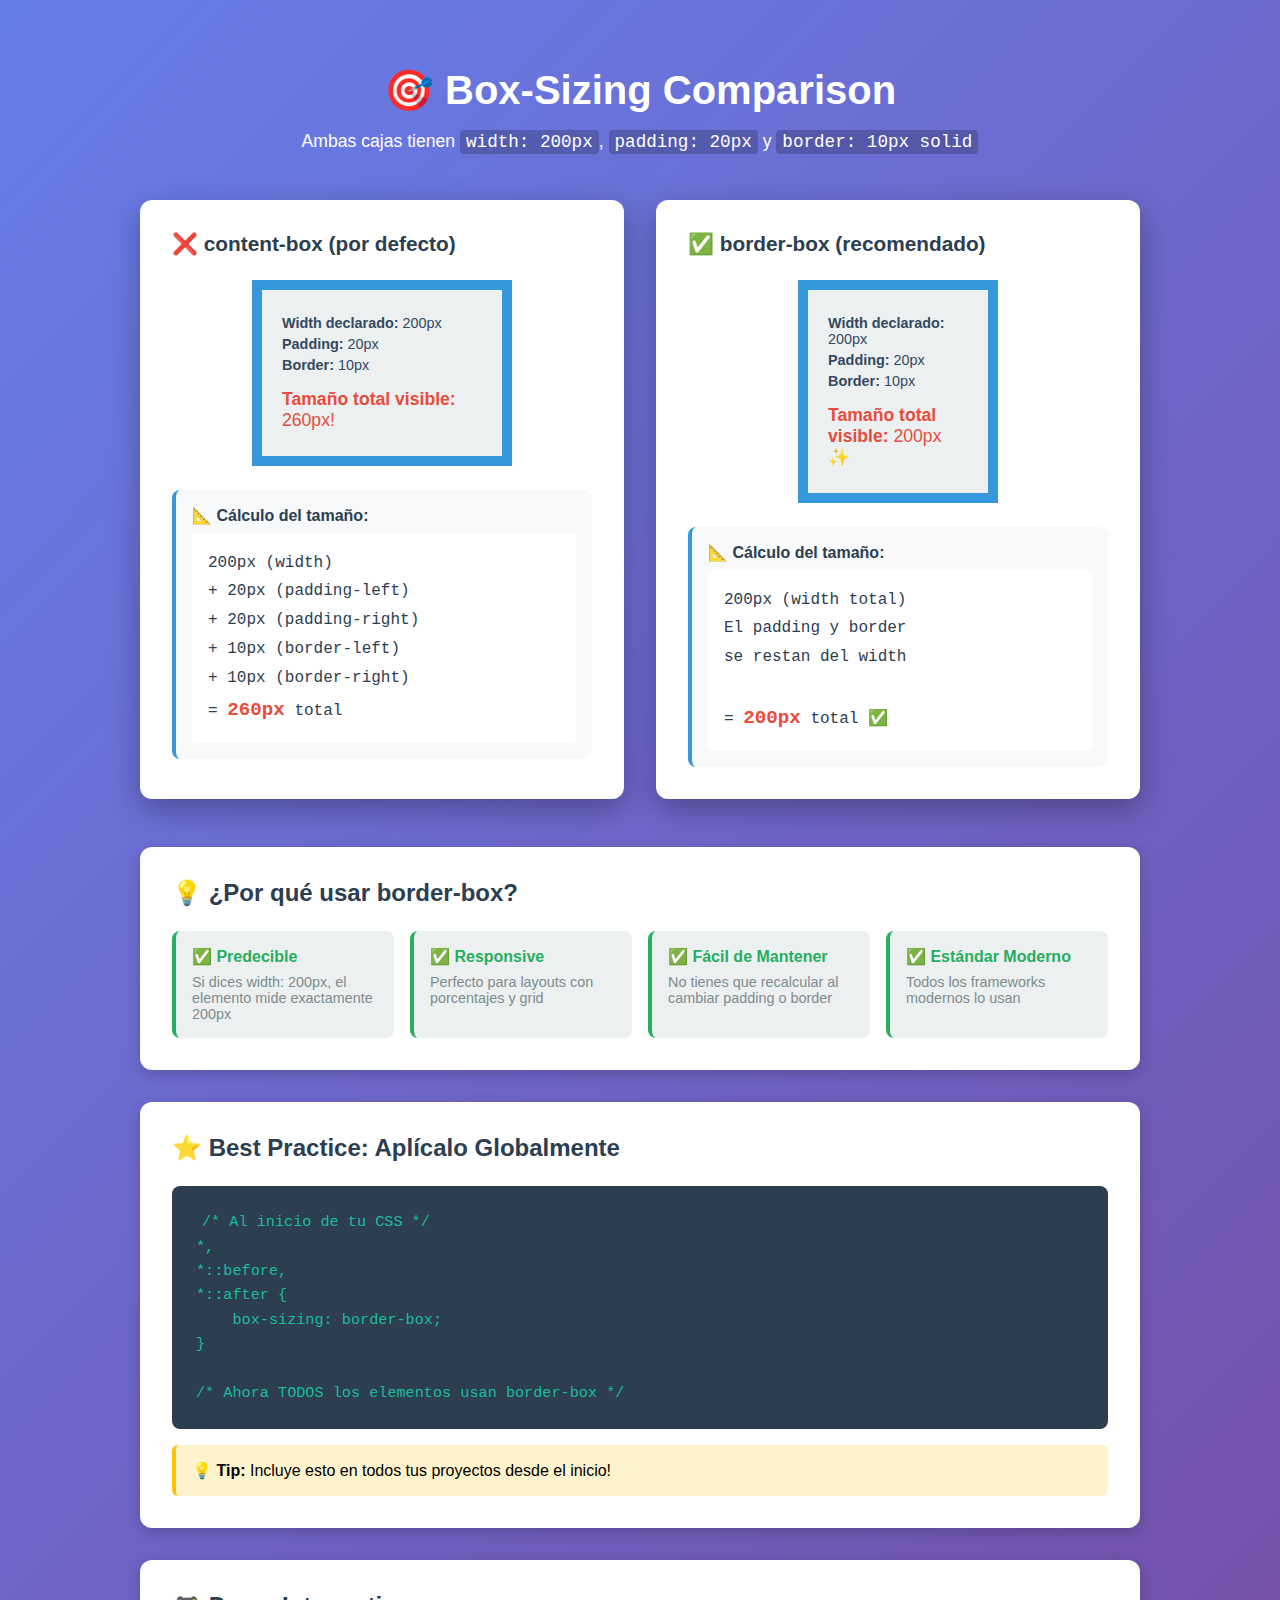
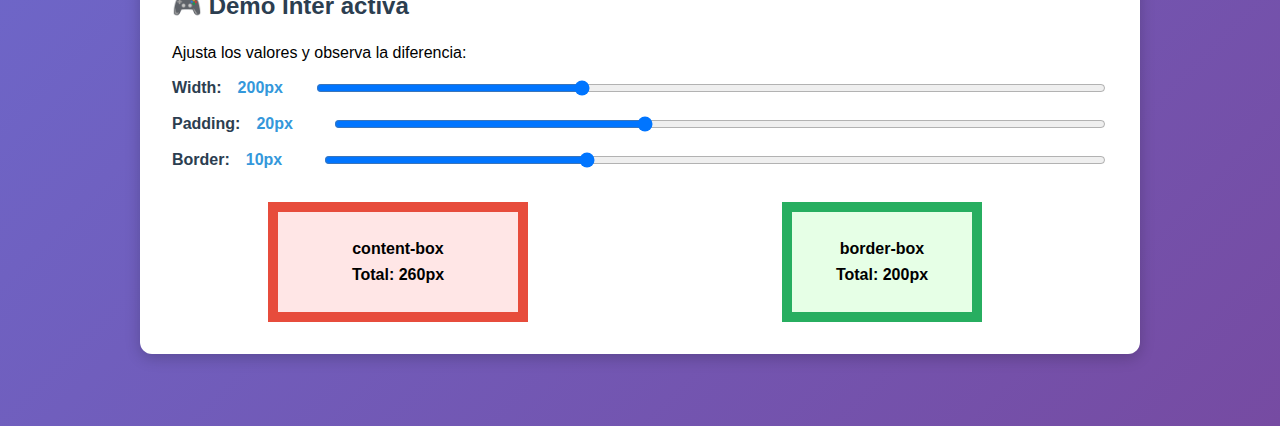
<file: EDUARDO2025PRWEB2/ejercicio-3-box-sizing/index.html>
<!DOCTYPE html>
<html lang="es">
<head>
    <meta charset="UTF-8">
    <meta name="viewport" content="width=device-width, initial-scale=1.0">
    <title>Box-Sizing: content-box vs border-box</title>
    <link rel="stylesheet" href="styles.css">
</head>
<body>
    <div class="container">
        <h1>🎯 Box-Sizing Comparison</h1>
        <p class="intro">Ambas cajas tienen <code>width: 200px</code>, <code>padding: 20px</code> y <code>border: 10px solid</code></p>
        
        <div class="comparison-grid">
            
            <!-- Content-Box (Por Defecto) -->
            <div class="box-wrapper">
                <h2>❌ content-box (por defecto)</h2>
                <div class="box content-box">
                    <p><strong>Width declarado:</strong> 200px</p>
                    <p><strong>Padding:</strong> 20px</p>
                    <p><strong>Border:</strong> 10px</p>
                    <p class="result"><strong>Tamaño total visible:</strong> 260px!</p>
                </div>
                <div class="calculation">
                    <p>📐 Cálculo del tamaño:</p>
                    <code>
                        200px (width)<br>
                        + 20px (padding-left)<br>
                        + 20px (padding-right)<br>
                        + 10px (border-left)<br>
                        + 10px (border-right)<br>
                        = <strong>260px</strong> total
                    </code>
                </div>
            </div>

            <!-- Border-Box (Recomendado) -->
            <div class="box-wrapper">
                <h2>✅ border-box (recomendado)</h2>
                <div class="box border-box">
                    <p><strong>Width declarado:</strong> 200px</p>
                    <p><strong>Padding:</strong> 20px</p>
                    <p><strong>Border:</strong> 10px</p>
                    <p class="result"><strong>Tamaño total visible:</strong> 200px ✨</p>
                </div>
                <div class="calculation">
                    <p>📐 Cálculo del tamaño:</p>
                    <code>
                        200px (width total)<br>
                        El padding y border<br>
                        se restan del width<br>
                        <br>
                        = <strong>200px</strong> total ✅
                    </code>
                </div>
            </div>

        </div>

        <!-- Explicación -->
        <div class="explanation">
            <h2>💡 ¿Por qué usar border-box?</h2>
            <div class="benefits-grid">
                <div class="benefit">
                    <h3>✅ Predecible</h3>
                    <p>Si dices width: 200px, el elemento mide exactamente 200px</p>
                </div>
                <div class="benefit">
                    <h3>✅ Responsive</h3>
                    <p>Perfecto para layouts con porcentajes y grid</p>
                </div>
                <div class="benefit">
                    <h3>✅ Fácil de Mantener</h3>
                    <p>No tienes que recalcular al cambiar padding o border</p>
                </div>
                <div class="benefit">
                    <h3>✅ Estándar Moderno</h3>
                    <p>Todos los frameworks modernos lo usan</p>
                </div>
            </div>
        </div>

        <!-- Best Practice -->
        <div class="best-practice">
            <h2>⭐ Best Practice: Aplícalo Globalmente</h2>
            <pre><code>/* Al inicio de tu CSS */
*,
*::before,
*::after {
    box-sizing: border-box;
}

/* Ahora TODOS los elementos usan border-box */</code></pre>
            <p class="tip">💡 <strong>Tip:</strong> Incluye esto en todos tus proyectos desde el inicio!</p>
        </div>

        <!-- Demo Interactiva -->
        <div class="interactive-demo">
            <h2>🎮 Demo Inter

activa</h2>
            <p>Ajusta los valores y observa la diferencia:</p>
            <div class="controls">
                <label>
                    Width: <span id="widthValue">200px</span>
                    <input type="range" id="widthSlider" min="100" max="400" value="200">
                </label>
                <label>
                    Padding: <span id="paddingValue">20px</span>
                    <input type="range" id="paddingSlider" min="0" max="50" value="20">
                </label>
                <label>
                    Border: <span id="borderValue">10px</span>
                    <input type="range" id="borderSlider" min="0" max="30" value="10">
                </label>
            </div>
            <div class="demo-boxes">
                <div class="demo-box" id="demoContentBox">
                    <p>content-box</p>
                    <p id="totalContentBox">Total: 260px</p>
                </div>
                <div class="demo-box demo-border-box" id="demoBorderBox">
                    <p>border-box</p>
                    <p id="totalBorderBox">Total: 200px</p>
                </div>
            </div>
        </div>
    </div>

    <script src="script.js"></script>
</body>
</html>
</file>
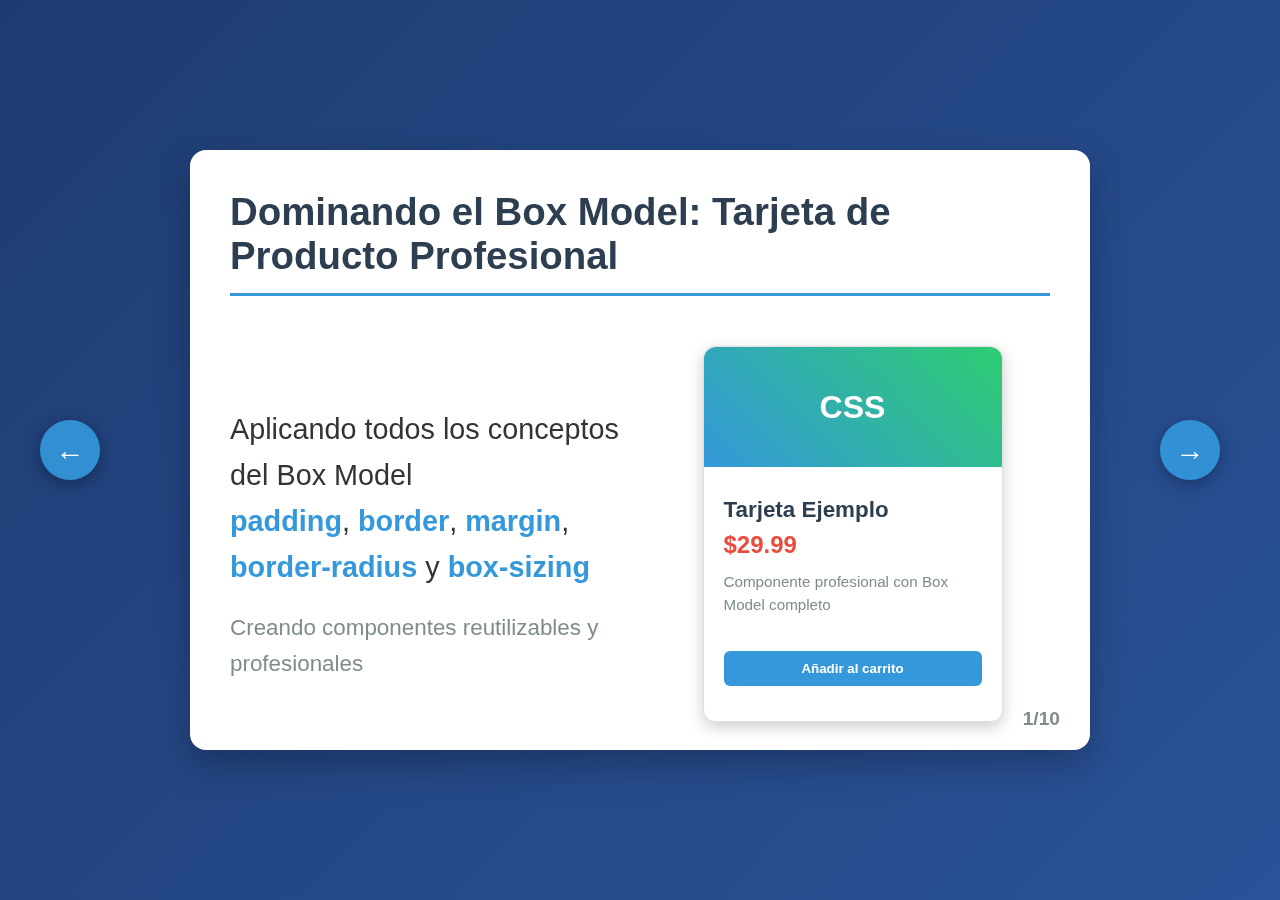
<file: EDUARDO2025PRWEB2/Mod2Eje4-card/index.html>
<!DOCTYPE html>
<html lang="es">
<head>
    <meta charset="UTF-8">
    <meta name="viewport" content="width=device-width, initial-scale=1.0">
    <title>Dominando el Box Model: Tarjeta de Producto Profesional</title>
    <style>
        * {
            margin: 0;
            padding: 0;
            box-sizing: border-box;
        }
        
        body {
            font-family: 'Segoe UI', Tahoma, Geneva, Verdana, sans-serif;
            background: linear-gradient(135deg, #1e3c72, #2a5298);
            color: #333;
            height: 100vh;
            overflow: hidden;
            display: flex;
            justify-content: center;
            align-items: center;
            position: relative;
        }
        
        .slide-container {
            position: relative;
            width: 900px;
            height: 600px;
            perspective: 1000px;
        }
        
        .slide {
            position: absolute;
            width: 100%;
            height: 100%;
            background: white;
            border-radius: 16px;
            padding: 40px;
            box-shadow: 0 15px 35px rgba(0, 0, 0, 0.25);
            display: flex;
            flex-direction: column;
            transition: transform 0.6s cubic-bezier(0.645, 0.045, 0.355, 1.000), opacity 0.6s;
            backface-visibility: hidden;
            opacity: 0;
            transform: rotateY(90deg);
        }
        
        .slide.active {
            opacity: 1;
            transform: rotateY(0);
        }
        
        .slide.next {
            transform: rotateY(-90deg);
        }
        
        .slide-title {
            font-size: 2.4rem;
            color: #2c3e50;
            margin-bottom: 30px;
            padding-bottom: 15px;
            border-bottom: 3px solid #3498db;
            font-weight: 700;
        }
        
        .slide-content {
            flex: 1;
            display: flex;
            gap: 30px;
        }
        
        .text-content {
            flex: 1;
        }
        
        .visual-content {
            flex: 1;
            display: flex;
            justify-content: center;
            align-items: center;
        }
        
        ul {
            padding-left: 25px;
            margin: 20px 0;
            line-height: 1.7;
        }
        
        li {
            margin-bottom: 15px;
            font-size: 1.25rem;
            color: #2c3e50;
        }
        
        .code-block {
            background: #2c3e50;
            color: #ecf0f1;
            font-family: 'Courier New', monospace;
            padding: 20px;
            border-radius: 8px;
            margin: 20px 0;
            font-size: 1.1rem;
            line-height: 1.5;
            overflow-x: auto;
        }
        
        .card-container {
            display: flex;
            justify-content: center;
            align-items: center;
            width: 100%;
            height: 100%;
            padding: 20px;
        }
        
        .product-card {
            width: 300px;
            border: 1px solid #e0e0e0;
            border-radius: 12px;
            padding: 20px;
            box-shadow: 0 2px 8px rgba(0, 0, 0, 0.1);
            margin: 20px;
            background: white;
            transition: all 0.3s ease;
            box-sizing: border-box;
        }
        
        .product-card:hover {
            box-shadow: 0 5px 15px rgba(0, 0, 0, 0.15);
            transform: translateY(-3px);
            border-color: #3498db;
        }
        
        .card-image {
            width: calc(100% + 40px);
            margin-left: -20px;
            margin-right: -20px;
            margin-top: -20px;
            border-radius: 12px 12px 0 0;
            overflow: hidden;
            height: 180px;
            background: linear-gradient(45deg, #3498db, #2ecc71);
            display: flex;
            justify-content: center;
            align-items: center;
            color: white;
            font-weight: bold;
            font-size: 1.5rem;
        }
        
        .card-content {
            padding: 15px 0;
        }
        
        .card-title {
            font-size: 1.4rem;
            font-weight: bold;
            color: #2c3e50;
            margin-bottom: 8px;
        }
        
        .card-price {
            color: #e74c3c;
            font-weight: bold;
            font-size: 1.5rem;
            margin-bottom: 12px;
        }
        
        .card-description {
            color: #7f8c8d;
            line-height: 1.5;
            margin-bottom: 20px;
            font-size: 0.95rem;
            min-height: 60px;
        }
        
        .card-button {
            background: #3498db;
            color: white;
            border: none;
            padding: 10px 15px;
            width: 100%;
            border-radius: 6px;
            font-weight: bold;
            cursor: pointer;
            transition: all 0.3s;
        }
        
        .card-button:hover {
            background: #2980b9;
            transform: translateY(-1px);
        }
        
        .box-model-diagram {
            width: 280px;
            height: 350px;
            background: #f8f9fa;
            border: 3px solid #3498db;
            border-radius: 12px;
            position: relative;
            display: flex;
            flex-direction: column;
            padding: 20px;
            margin: 20px;
        }
        
        .box-model-content {
            flex: 1;
            background: #2ecc71;
            border-radius: 6px;
            display: flex;
            justify-content: center;
            align-items: center;
            color: white;
            font-weight: bold;
            font-size: 1.2rem;
        }
        
        .box-model-label {
            position: absolute;
            font-weight: bold;
            color: #e74c3c;
        }
        
        .label-margin {
            top: -25px;
            left: 50%;
            transform: translateX(-50%);
        }
        
        .label-border {
            top: 5px;
            left: 5px;
            background: #3498db;
            color: white;
            padding: 2px 6px;
            border-radius: 3px;
        }
        
        .label-padding {
            top: 40px;
            left: 40px;
            background: #9b59b6;
            color: white;
            padding: 2px 6px;
            border-radius: 3px;
        }
        
        .label-content {
            top: 80px;
            left: 80px;
        }
        
        .cards-grid {
            display: flex;
            gap: 20px;
            justify-content: center;
            flex-wrap: wrap;
            margin-top: 20px;
        }
        
        .card-breakdown {
            background: #f8f9fa;
            border-radius: 8px;
            padding: 20px;
            margin: 20px 0;
        }
        
        .breakdown-item {
            display: flex;
            margin-bottom: 15px;
            font-size: 1.1rem;
        }
        
        .breakdown-label {
            width: 120px;
            font-weight: bold;
            color: #3498db;
        }
        
        .breakdown-value {
            flex: 1;
        }
        
        .implementation-steps {
            background: #e8f4f8;
            padding: 20px;
            border-radius: 8px;
            margin: 20px 0;
        }
        
        .step {
            margin-bottom: 15px;
            padding-left: 25px;
            position: relative;
            font-size: 1.1rem;
        }
        
        .step::before {
            content: "✓";
            position: absolute;
            left: 0;
            top: 0;
            color: #27ae60;
            font-weight: bold;
        }
        
        .responsive-demo {
            display: flex;
            flex-direction: column;
            align-items: center;
            gap: 25px;
            width: 100%;
            margin-top: 20px;
        }
        
        .responsive-container {
            width: 100%;
            max-width: 600px;
            display: flex;
            flex-wrap: wrap;
            justify-content: center;
            gap: 20px;
            padding: 10px;
        }
        
        .highlight {
            background: #fffacd;
            padding: 2px 6px;
            border-radius: 3px;
            font-weight: bold;
        }
        
        .key-point {
            background: #e8f4f8;
            border-left: 4px solid #3498db;
            padding: 15px;
            margin: 15px 0;
            border-radius: 0 8px 8px 0;
        }
        
        .slide-counter {
            position: absolute;
            bottom: 20px;
            right: 30px;
            font-size: 1.2rem;
            color: #7f8c8d;
            font-weight: bold;
        }
        
        .nav-container {
            position: fixed;
            top: 0;
            left: 0;
            width: 100%;
            height: 100%;
            pointer-events: none;
            display: flex;
            justify-content: space-between;
            padding: 0 40px;
            box-sizing: border-box;
        }
        
        .nav-side {
            width: 100px;
            height: 100%;
            display: flex;
            flex-direction: column;
            justify-content: center;
            pointer-events: none;
        }
        
        .nav-side-btn {
            pointer-events: all;
            width: 60px;
            height: 60px;
            border-radius: 50%;
            background: rgba(52, 152, 219, 0.9);
            color: white;
            border: none;
            font-size: 1.8rem;
            cursor: pointer;
            transition: all 0.3s;
            box-shadow: 0 4px 15px rgba(0, 0, 0, 0.3);
            display: flex;
            justify-content: center;
            align-items: center;
        }
        
        .nav-side-btn:hover {
            background: rgba(41, 128, 185, 0.95);
            transform: scale(1.1);
        }
        
        .nav-side-btn:active {
            transform: scale(0.95);
        }
        
        .prev-btn {
            margin-right: 20px;
        }
        
        .next-btn {
            margin-left: 20px;
        }
        
        @media (max-width: 950px) {
            .slide-container {
                width: 90%;
                height: 85vh;
            }
            
            .slide {
                padding: 30px;
            }
            
            .slide-title {
                font-size: 2rem;
            }
            
            .nav-container {
                padding: 0 20px;
            }
            
            .nav-side-btn {
                width: 50px;
                height: 50px;
                font-size: 1.5rem;
            }
        }
    </style>
</head>
<body>
    <div class="slide-container">
        <!-- Slide 1: Title -->
        <div class="slide active">
            <h1 class="slide-title">Dominando el Box Model: Tarjeta de Producto Profesional</h1>
            <div class="slide-content">
                <div class="text-content">
                    <p style="font-size: 1.8rem; line-height: 1.6; margin-top: 80px;">
                        Aplicando todos los conceptos del Box Model<br>
                        <span style="color:#3498db; font-weight:bold">padding</span>, <span style="color:#3498db; font-weight:bold">border</span>, <span style="color:#3498db; font-weight:bold">margin</span>, <span style="color:#3498db; font-weight:bold">border-radius</span> y <span style="color:#3498db; font-weight:bold">box-sizing</span><br>
                        <span style="font-size:1.4rem; color:#7f8c8d; margin-top:20px; display:block">Creando componentes reutilizables y profesionales</span>
                    </p>
                </div>
                <div class="visual-content">
                    <div class="product-card" style="box-shadow:0 5px 15px rgba(0,0,0,0.2);">
                        <div class="card-image" style="background:linear-gradient(45deg, #3498db, #2ecc71); height:120px; border-radius:12px 12px 0 0; margin:-20px -20px 15px -20px; display:flex; justify-content:center; align-items:center; font-size:2rem;">CSS</div>
                        <div class="card-content">
                            <div class="card-title">Tarjeta Ejemplo</div>
                            <div class="card-price">$29.99</div>
                            <div class="card-description">Componente profesional con Box Model completo</div>
                            <button class="card-button">Añadir al carrito</button>
                        </div>
                    </div>
                </div>
            </div>
            <div class="slide-counter">1/10</div>
        </div>
        
        <!-- Slide 2: Box Model Recap -->
        <div class="slide">
            <h1 class="slide-title">Repaso: El Box Model en CSS</h1>
            <div class="slide-content">
                <div class="text-content">
                    <ul>
                        <li>Cada elemento es una caja con 4 capas:</li>
                        <li>1. <span class="highlight">Contenido</span> - texto, imágenes, etc.</li>
                        <li>2. <span class="highlight">Padding</span> - espacio interno</li>
                        <li>3. <span class="highlight">Border</span> - borde alrededor del padding</li>
                        <li>4. <span class="highlight">Margin</span> - espacio externo</li>
                    </ul>
                    <div class="key-point">
                        <strong>¡Importante!</strong> El orden es: contenido → padding → border → margin (de adentro hacia afuera)
                    </div>
                    <div class="code-block">
                        /* Box Model completo */<br>
                        .element {<br>
                        &nbsp;&nbsp;width: 300px;<br>
                        &nbsp;&nbsp;padding: 20px;<br>
                        &nbsp;&nbsp;border: 1px solid #ddd;<br>
                        &nbsp;&nbsp;margin: 20px;<br>
                        &nbsp;&nbsp;box-sizing: border-box;<br>
                        }
                    </div>
                </div>
                <div class="visual-content">
                    <div class="box-model-diagram">
                        <div class="box-model-label label-margin">margin: 20px</div>
                        <div class="box-model-label label-border">border: 1px</div>
                        <div class="box-model-label label-padding">padding: 20px</div>
                        <div class="box-model-label label-content">Contenido</div>
                        <div class="box-model-content">Contenido</div>
                    </div>
                </div>
            </div>
            <div class="slide-counter">2/10</div>
        </div>
        
        <!-- Slide 3: Why Border-box -->
        <div class="slide">
            <h1 class="slide-title">¿Por qué usar border-box?</h1>
            <div class="slide-content">
                <div class="text-content">
                    <ul>
                        <li>Control total del tamaño del elemento</li>
                        <li>padding y border se incluyen en el width/height</li>
                        <li>Sin cálculos complejos para layouts responsivos</li>
                        <li>Componentes reutilizables con tamaños predecibles</li>
                    </ul>
                    <div class="key-point">
                        <strong>Ventaja crítica:</strong> La tarjeta siempre medirá 300px de ancho, sin importar padding o border.
                    </div>
                    <div class="card-breakdown">
                        <div class="breakdown-item">
                            <div class="breakdown-label">Ancho total:</div>
                            <div class="breakdown-value">300px (fijo)</div>
                        </div>
                        <div class="breakdown-item">
                            <div class="breakdown-label">Padding:</div>
                            <div class="breakdown-value">20px en todos los lados</div>
                        </div>
                        <div class="breakdown-item">
                            <div class="breakdown-label">Border:</div>
                            <div class="breakdown-value">1px sólido</div>
                        </div>
                        <div class="breakdown-item">
                            <div class="breakdown-label">Contenido:</div>
                            <div class="breakdown-value">258px (300 - 40px padding - 2px border)</div>
                        </div>
                    </div>
                </div>
                <div class="visual-content">
                    <div class="product-card" style="position:relative;">
                        <div class="card-image" style="background:#3498db; height:100px; margin:-20px -20px 15px -20px;"></div>
                        <div class="box-model-label" style="top:-35px; left:50%; transform:translateX(-50%); background:#e74c3c; color:white; padding:2px 8px; border-radius:4px;">width: 300px total</div>
                        <div class="box-model-label" style="top:10px; right:10px; background:#2ecc71; color:white; padding:2px 8px; border-radius:4px; font-size:0.9rem;">border-box</div>
                    </div>
                </div>
            </div>
            <div class="slide-counter">3/10</div>
        </div>
        
        <!-- Slide 4: Card Structure -->
        <div class="slide">
            <h1 class="slide-title">Estructura HTML de la Tarjeta</h1>
            <div class="slide-content">
                <div class="text-content">
                    <ul>
                        <li>Estructura semántica con section/article</li>
                        <li>Contenedor principal para la tarjeta</li>
                        <li>Imagen como primer elemento (con margen negativo)</li>
                        <li>Contenido en un div interno</li>
                        <li>Elementos específicos para cada parte</li>
                    </ul>
                    <div class="implementation-steps">
                        <div class="step">Crear contenedor principal con clase 'product-card'</div>
                        <div class="step">Añadir div para la imagen con margen negativo</div>
                        <div class="step">Incluir div para el contenido (title, price, description, button)</div>
                        <div class="step">Aplicar box-sizing: border-box a todo el componente</div>
                    </div>
                </div>
                <div class="visual-content">
                    <div class="code-block" style="width:100%; height:100%; display:flex; flex-direction:column;">
                        &lt;div class="product-card"&gt;<br>
                        &nbsp;&nbsp;&lt;div class="card-image"&gt;<br>
                        &nbsp;&nbsp;&nbsp;&nbsp;Producto Imagen<br>
                        &nbsp;&nbsp;&lt;/div&gt;<br>
                        &nbsp;&nbsp;&lt;div class="card-content"&gt;<br>
                        &nbsp;&nbsp;&nbsp;&nbsp;&lt;h3 class="card-title"&gt;Título&lt;/h3&gt;<br>
                        &nbsp;&nbsp;&nbsp;&nbsp;&lt;div class="card-price"&gt;$99.99&lt;/div&gt;<br>
                        &nbsp;&nbsp;&nbsp;&nbsp;&lt;p class="card-description"&gt;Descripción breve&lt;/p&gt;<br>
                        &nbsp;&nbsp;&nbsp;&nbsp;&lt;button class="card-button"&gt;Añadir al carrito&lt;/button&gt;<br>
                        &nbsp;&nbsp;&lt;/div&gt;<br>
                        &lt;/div&gt;
                    </div>
                </div>
            </div>
            <div class="slide-counter">4/10</div>
        </div>
        
        <!-- Slide 5: CSS Implementation -->
        <div class="slide">
            <h1 class="slide-title">Implementación CSS Completa</h1>
            <div class="slide-content">
                <div class="text-content">
                    <ul>
                        <li>Aplicar box-sizing: border-box globalmente</li>
                        <li>Dimensiones fijas con padding interno controlado</li>
                        <li>Técnica de margen negativo para la imagen</li>
                        <li>Efectos hover para interactividad</li>
                        <li>Sombra sutil para profundidad</li>
                    </ul>
                    <div class="key-point">
                        <strong>Truco profesional:</strong> Usa margen negativo en la imagen para que toque los bordes de la tarjeta, manteniendo el padding para el resto del contenido.
                    </div>
                </div>
                <div class="visual-content">
                    <div class="code-block" style="width:100%; height:100%; font-size:0.95rem; overflow:auto;">
                        /* Reset global */<br>
                        *, *::before, *::after {<br>
                        &nbsp;&nbsp;box-sizing: border-box;<br>
                        }<br><br>
                        .product-card {<br>
                        &nbsp;&nbsp;width: 300px;<br>
                        &nbsp;&nbsp;border: 1px solid #e0e0e0;<br>
                        &nbsp;&nbsp;border-radius: 12px;<br>
                        &nbsp;&nbsp;padding: 20px;<br>
                        &nbsp;&nbsp;margin: 20px;<br>
                        &nbsp;&nbsp;box-shadow: 0 2px 8px rgba(0,0,0,0.1);<br>
                        &nbsp;&nbsp;background: white;<br>
                        &nbsp;&nbsp;transition: all 0.3s ease;<br>
                        }<br><br>
                        .card-image {<br>
                        &nbsp;&nbsp;width: calc(100% + 40px); /* Ancho total + padding*2 */<br>
                        &nbsp;&nbsp;margin: -20px -20px 15px -20px; /* Margen negativo */<br>
                        &nbsp;&nbsp;border-radius: 12px 12px 0 0;<br>
                        &nbsp;&nbsp;height: 180px;<br>
                        }<br><br>
                        .product-card:hover {<br>
                        &nbsp;&nbsp;box-shadow: 0 5px 15px rgba(0,0,0,0.15);<br>
                        &nbsp;&nbsp;transform: translateY(-3px);<br>
                        &nbsp;&nbsp;border-color: #3498db;<br>
                        }
                    </div>
                </div>
            </div>
            <div class="slide-counter">5/10</div>
        </div>
        
        <!-- Slide 6: Negative Margin Technique -->
        <div class="slide">
            <h1 class="slide-title">Técnica: Margen Negativo para Imágenes</h1>
            <div class="slide-content">
                <div class="text-content">
                    <ul>
                        <li>Problema: ¿Cómo hacer que la imagen toque los bordes manteniendo padding?</li>
                        <li>Solución: margen negativo igual al padding del contenedor</li>
                        <li>Fórmula: <span class="highlight">width: calc(100% + (padding*2))</span></li>
                        <li>Margen: <span class="highlight">margin: -padding</span> en los lados necesarios</li>
                    </ul>
                    <div class="key-point">
                        <strong>¿Por qué funciona?</strong> El margen negativo "cancela" el padding del contenedor, permitiendo que la imagen se extienda hasta los bordes visuales de la tarjeta.
                    </div>
                    <div class="code-block">
                        .card-image {<br>
                        &nbsp;&nbsp;/* Ancho = 100% + padding izquierdo + padding derecho */<br>
                        &nbsp;&nbsp;width: calc(100% + 40px);<br><br>
                        &nbsp;&nbsp;/* Margen negativo = -padding */<br>
                        &nbsp;&nbsp;margin-left: -20px;<br>
                        &nbsp;&nbsp;margin-right: -20px;<br>
                        &nbsp;&nbsp;margin-top: -20px;<br>
                        }
                    </div>
                </div>
                <div class="visual-content">
                    <div class="product-card" style="position:relative; padding:20px;">
                        <div class="card-image" style="background:linear-gradient(45deg, #e74c3c, #f39c12); margin:-20px -20px 15px -20px; height:120px; position:relative;">
                            <div class="box-model-label" style="top:50%; left:50%; transform:translate(-50%,-50%); background:rgba(255,255,255,0.8); color:#2c3e50; padding:5px 10px; border-radius:4px; font-weight:bold;">Imagen con margen negativo</div>
                        </div>
                        <div class="box-model-label" style="top:10px; right:10px; background:#3498db; color:white; padding:2px 6px; border-radius:3px; font-size:0.8rem;">padding: 20px</div>
                        <div class="box-model-label" style="bottom:-30px; left:50%; transform:translateX(-50%); background:#2ecc71; color:white; padding:2px 6px; border-radius:3px; font-size:0.8rem;">margin: 20px</div>
                    </div>
                </div>
            </div>
            <div class="slide-counter">6/10</div>
        </div>
        
        <!-- Slide 7: Complete Card Demo -->
        <div class="slide">
            <h1 class="slide-title">Demo: Tarjeta de Producto Completa</h1>
            <div class="slide-content">
                <div class="text-content">
                    <ul>
                        <li>Ejemplo funcional con todos los elementos</li>
                        <li>Hover effect para mejor interactividad</li>
                        <li>Espaciado interno equilibrado</li>
                        <li>Bordes redondeados para diseño moderno</li>
                        <li>Sombra sutil para profundidad visual</li>
                    </ul>
                    <div class="key-point">
                        <strong>Mejor práctica:</strong> Este componente es 100% reutilizable. Simplemente duplica el HTML y cámbiale el contenido.
                    </div>
                </div>
                <div class="visual-content">
                    <div class="card-container">
                        <div class="product-card">
                            <div class="card-image" style="background:linear-gradient(135deg, #6a11cb 0%, #2575fc 100%); display:flex; justify-content:center; align-items:center; color:white; font-size:2rem;">
                                <div style="text-align:center; padding:20px;">
                                    <div style="font-size:3rem; margin-bottom:10px;">📱</div>
                                    <div style="font-weight:bold; font-size:1.2rem;">Smartphone X</div>
                                </div>
                            </div>
                            <div class="card-content">
                                <div class="card-title">Smartphone Premium</div>
                                <div class="card-price">$599.99</div>
                                <div class="card-description">Pantalla 6.5", 128GB almacenamiento, cámara 48MP, batería de larga duración.</div>
                                <button class="card-button">Añadir al carrito</button>
                            </div>
                        </div>
                    </div>
                </div>
            </div>
            <div class="slide-counter">7/10</div>
        </div>
        
        <!-- Slide 8: Multiple Cards Layout -->
        <div class="slide">
            <h1 class="slide-title">Layout con Múltiples Tarjetas</h1>
            <div class="slide-content">
                <div class="text-content">
                    <ul>
                        <li>El margin: 20px crea espacio perfecto entre tarjetas</li>
                        <li>Flexbox o Grid para el contenedor padre</li>
                        <li>Responsive: se reorganizan en pantallas pequeñas</li>
                        <li>Consistencia visual en todo el sitio</li>
                    </ul>
                    <div class="implementation-steps">
                        <div class="step">Crear un contenedor con display: flex o grid</div>
                        <div class="step">gap: 20px para espacio consistente</div>
                        <div class="step">flex-wrap: wrap para responsive</div>
                        <div class="step">Justify-content: center para centrado</div>
                    </div>
                </div>
                <div class="visual-content">
                    <div class="responsive-container">
                        <div class="product-card" style="margin:0;">
                            <div class="card-image" style="background:#3498db; height:100px;"></div>
                            <div class="card-content" style="text-align:center;">
                                <div class="card-title">Producto 1</div>
                                <div class="card-price">$49.99</div>
                            </div>
                        </div>
                        <div class="product-card" style="margin:0;">
                            <div class="card-image" style="background:#2ecc71; height:100px;"></div>
                            <div class="card-content" style="text-align:center;">
                                <div class="card-title">Producto 2</div>
                                <div class="card-price">$79.99</div>
                            </div>
                        </div>
                        <div class="product-card" style="margin:0;">
                            <div class="card-image" style="background:#e74c3c; height:100px;"></div>
                            <div class="card-content" style="text-align:center;">
                                <div class="card-title">Producto 3</div>
                                <div class="card-price">$29.99</div>
                            </div>
                        </div>
                    </div>
                </div>
            </div>
            <div class="slide-counter">8/10</div>
        </div>
        
        <!-- Slide 9: Professional Tips -->
        <div class="slide">
            <h1 class="slide-title">Consejos Profesionales para Tarjetas</h1>
            <div class="slide-content">
                <div class="text-content">
                    <ul>
                        <li><span class="highlight">Consistencia:</span> Usa variables CSS para colores y espaciados</li>
                        <li><span class="highlight">Accesibilidad:</span> Contraste mínimo 4.5:1 para texto</li>
                        <li><span class="highlight">Performance:</span> Optimiza imágenes para carga rápida</li>
                        <li><span class="highlight">Responsive:</span> Ajusta padding y tamaños en mobile</li>
                        <li><span class="highlight">Animaciones:</span> Usa transform en lugar de top/left para mejor performance</li>
                    </ul>
                    <div class="code-block" style="margin-top:15px; font-size:0.95rem;">
                        :root {<br>
                        &nbsp;&nbsp;--card-padding: 20px;<br>
                        &nbsp;&nbsp;--card-radius: 12px;<br>
                        &nbsp;&nbsp;--card-shadow: 0 2px 8px rgba(0,0,0,0.1);<br>
                        &nbsp;&nbsp;--primary-color: #3498db;<br>
                        }<br><br>
                        .product-card {<br>
                        &nbsp;&nbsp;padding: var(--card-padding);<br>
                        &nbsp;&nbsp;border-radius: var(--card-radius);<br>
                        &nbsp;&nbsp;box-shadow: var(--card-shadow);<br>
                        }
                    </div>
                </div>
                <div class="visual-content">
                    <div style="text-align:center;">
                        <div style="font-size:5rem; margin-bottom:20px; color:#3498db;">✓</div>
                        <div style="font-size:1.8rem; font-weight:bold; margin-bottom:20px;">Buenas Prácticas</div>
                        <div style="display:flex; flex-direction:column; gap:15px; width:250px; margin:0 auto;">
                            <div style="background:#f8f9fa; padding:15px; border-radius:8px; border-left:3px solid #3498db;">
                                <div style="font-weight:bold; margin-bottom:5px;">Variables CSS</div>
                                <div style="font-size:0.9rem; color:#7f8c8d;">Reutilización y mantenimiento</div>
                            </div>
                            <div style="background:#f8f9fa; padding:15px; border-radius:8px; border-left:3px solid #2ecc71;">
                                <div style="font-weight:bold; margin-bottom:5px;">Transiciones Suaves</div>
                                <div style="font-size:0.9rem; color:#7f8c8d;">Mejor experiencia de usuario</div>
                            </div>
                            <div style="background:#f8f9fa; padding:15px; border-radius:8px; border-left:3px solid #e74c3c;">
                                <div style="font-weight:bold; margin-bottom:5px;">Responsive Design</div>
                                <div style="font-size:0.9rem; color:#7f8c8d;">Adaptación a todos los dispositivos</div>
                            </div>
                        </div>
                    </div>
                </div>
            </div>
            <div class="slide-counter">9/10</div>
        </div>
        
        <!-- Slide 10: Practice Exercise -->
        <div class="slide">
            <h1 class="slide-title">¡Tu Turno: Crea tu Propia Tarjeta!</h1>
            <div class="slide-content">
                <div class="text-content" style="text-align:center; margin-top:50px">
                    <p style="font-size:1.8rem; margin-bottom:30px; color:#2c3e50">Retos para Practicar</p>
                    <ul style="display:inline-block; text-align:left; max-width:500px; margin:0 auto;">
                        <li style="margin-bottom:15px;">🎯 Crea una tarjeta con tus dimensiones</li>
                        <li style="margin-bottom:15px;">🎯 Experimenta con diferentes border-radius</li>
                        <li style="margin-bottom:15px;">🎯 Añade un efecto hover único</li>
                        <li style="margin-bottom:15px;">🎯 Implementa variables CSS</li>
                        <li>🎯 Hazla responsive para mobile</li>
                    </ul>
                    <div style="margin-top:30px; padding:20px; background:#e8f4f8; border-radius:8px; max-width:500px; margin:30px auto 0 auto;">
                        <div style="font-weight:bold; margin-bottom:10px; color:#3498db;">Recuerda:</div>
                        <div style="line-height:1.6;">box-sizing: border-box es tu mejor amigo para crear componentes predecibles y profesionales.</div>
                    </div>
                </div>
                <div class="visual-content">
                    <div style="text-align:center; background:linear-gradient(135deg, #6a11cb, #2575fc); color:white; width:240px; height:240px; border-radius:20px; display:flex; flex-direction:column; justify-content:center; align-items:center; border:3px solid white; box-shadow:0 10px 30px rgba(0,0,0,0.3);">
                        <div style="font-size:3rem; margin-bottom:15px;">✨</div>
                        <div style="font-size:1.8rem; font-weight:bold; margin-bottom:15px;">Box Model</div>
                        <div style="font-size:1.5rem; background:rgba(255,255,255,0.2); padding:8px 20px; border-radius:30px; margin-bottom:15px;">
                            Master
                        </div>
                        <div style="margin-top:15px; font-size:0.9rem; opacity:0.9;">
                            Tu camino hacia el diseño profesional
                        </div>
                    </div>
                </div>
            </div>
            <div class="slide-counter">10/10</div>
        </div>
    </div>

    <div class="nav-container">
        <div class="nav-side">
            <button class="nav-side-btn prev-btn" id="prev">←</button>
        </div>
        <div class="nav-side">
            <button class="nav-side-btn next-btn" id="next">→</button>
        </div>
    </div>

    <script>
        document.addEventListener('DOMContentLoaded', () => {
            const slides = document.querySelectorAll('.slide');
            const prevBtn = document.getElementById('prev');
            const nextBtn = document.getElementById('next');
            let currentSlide = 0;
            
            function updateSlides() {
                slides.forEach((slide, index) => {
                    slide.classList.remove('active', 'next');
                    
                    if (index === currentSlide) {
                        slide.classList.add('active');
                    } else if (index === currentSlide + 1) {
                        slide.classList.add('next');
                    }
                });
                
                document.querySelectorAll('.slide-counter').forEach(counter => {
                    counter.textContent = `${currentSlide + 1}/${slides.length}`;
                });
            }
            
            prevBtn.addEventListener('click', () => {
                if (currentSlide > 0) {
                    currentSlide--;
                    updateSlides();
                }
            });
            
            nextBtn.addEventListener('click', () => {
                if (currentSlide < slides.length - 1) {
                    currentSlide++;
                    updateSlides();
                }
            });
            
            document.addEventListener('keydown', (e) => {
                if (e.key === 'ArrowLeft' && currentSlide > 0) {
                    currentSlide--;
                    updateSlides();
                } else if (e.key === 'ArrowRight' && currentSlide < slides.length - 1) {
                    currentSlide++;
                    updateSlides();
                }
            });
            
            let touchStartX = 0;
            let touchEndX = 0;
            
            document.querySelector('.slide-container').addEventListener('touchstart', (e) => {
                touchStartX = e.changedTouches[0].screenX;
            });
            
            document.querySelector('.slide-container').addEventListener('touchend', (e) => {
                touchEndX = e.changedTouches[0].screenX;
                handleSwipe();
            });
            
            function handleSwipe() {
                if (touchStartX - touchEndX > 50 && currentSlide < slides.length - 1) {
                    currentSlide++;
                    updateSlides();
                } else if (touchEndX - touchStartX > 50 && currentSlide > 0) {
                    currentSlide--;
                    updateSlides();
                }
            }
            
            // Hover effects para las cards de demostración
            const demoCards = document.querySelectorAll('.product-card');
            demoCards.forEach(card => {
                card.addEventListener('mouseenter', () => {
                    card.style.transform = 'translateY(-3px)';
                    card.style.boxShadow = '0 5px 15px rgba(0,0,0,0.15)';
                    card.style.borderColor = '#3498db';
                });
                
                card.addEventListener('mouseleave', () => {
                    card.style.transform = '';
                    card.style.boxShadow = '0 2px 8px rgba(0,0,0,0.1)';
                    card.style.borderColor = '#e0e0e0';
                });
            });
            
            updateSlides();
        });
    </script>
</body>
</html>
</file>
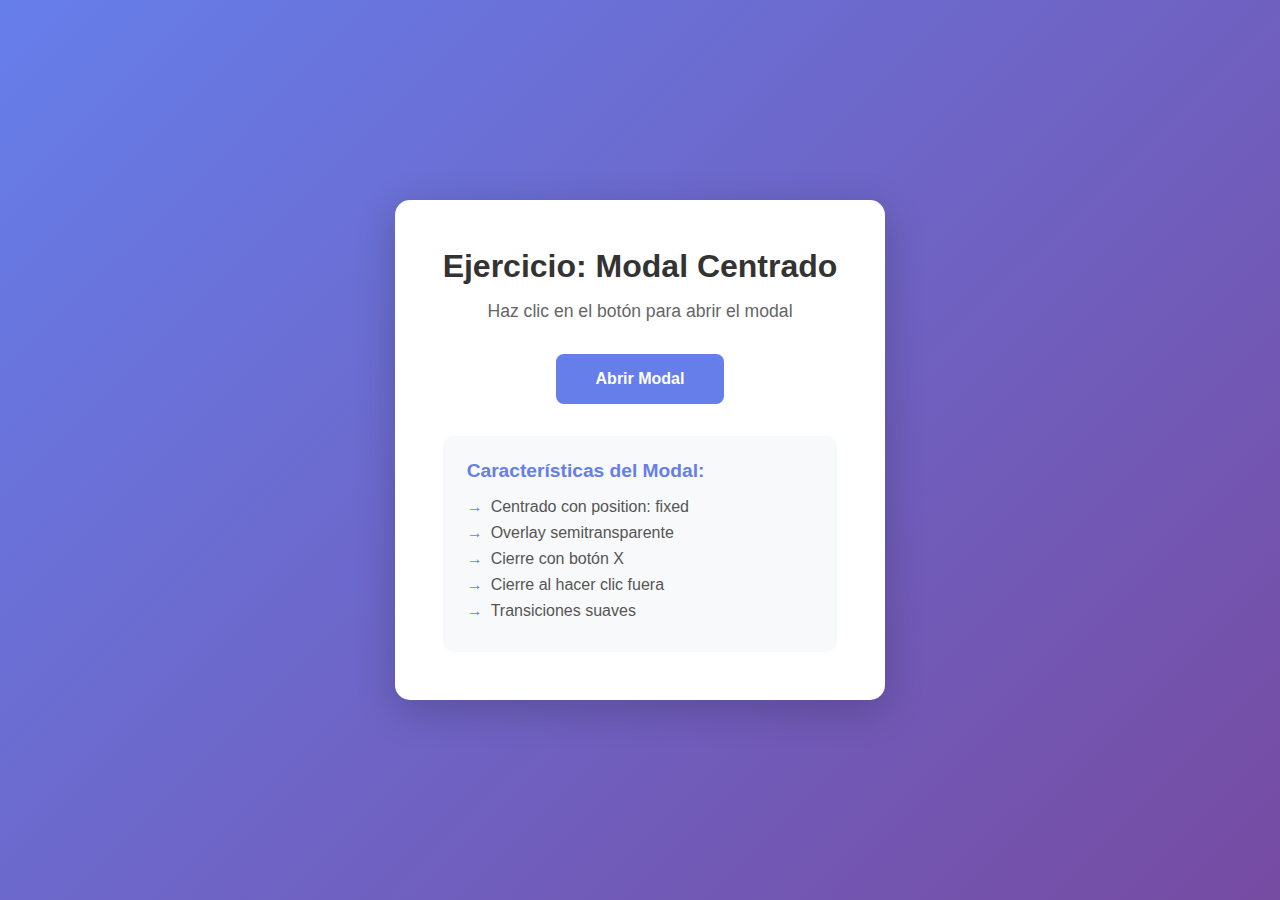
<file: EDUARDO2025PRWEB2/Mod3Eje1-modal/index.html>
<!DOCTYPE html>
<html lang="es">
<head>
    <meta charset="UTF-8">
    <meta name="viewport" content="width=device-width, initial-scale=1.0">
    <title>Solución: Modal Centrado</title>
    <link rel="stylesheet" href="styles.css">
</head>
<body>
    <div class="container">
        <h1>Ejercicio: Modal Centrado</h1>
        <p>Haz clic en el botón para abrir el modal</p>
        <button class="btn-open">Abrir Modal</button>
        
        <div class="info">
            <h3>Características del Modal:</h3>
            <ul>
                <li>Centrado con position: fixed</li>
                <li>Overlay semitransparente</li>
                <li>Cierre con botón X</li>
                <li>Cierre al hacer clic fuera</li>
                <li>Transiciones suaves</li>
            </ul>
        </div>
    </div>

    <!-- Modal overlay -->
    <div class="modal-overlay" id="modalOverlay">
        <div class="modal">
            <button class="btn-close" aria-label="Cerrar modal">&times;</button>
            <div class="modal-icon">
                <svg width="64" height="64" viewBox="0 0 24 24" fill="none">
                    <circle cx="12" cy="12" r="10" stroke="currentColor" stroke-width="2"/>
                    <path d="M12 6v6l4 2" stroke="currentColor" stroke-width="2" stroke-linecap="round"/>
                </svg>
            </div>
            <h2>¡Bienvenido al Modal!</h2>
            <p>Este es un modal centrado usando <code>position: fixed</code>.</p>
            <p>El modal está perfectamente centrado tanto horizontal como verticalmente usando flexbox en el overlay.</p>
            <div class="modal-features">
                <div class="feature">
                    <span class="feature-icon">✓</span>
                    <span>Centrado perfecto</span>
                </div>
                <div class="feature">
                    <span class="feature-icon">✓</span>
                    <span>Overlay responsive</span>
                </div>
                <div class="feature">
                    <span class="feature-icon">✓</span>
                    <span>Animaciones suaves</span>
                </div>
            </div>
            <button class="btn-modal-action">Entendido</button>
        </div>
    </div>

    <script src="script.js"></script>
</body>
</html>
</file>
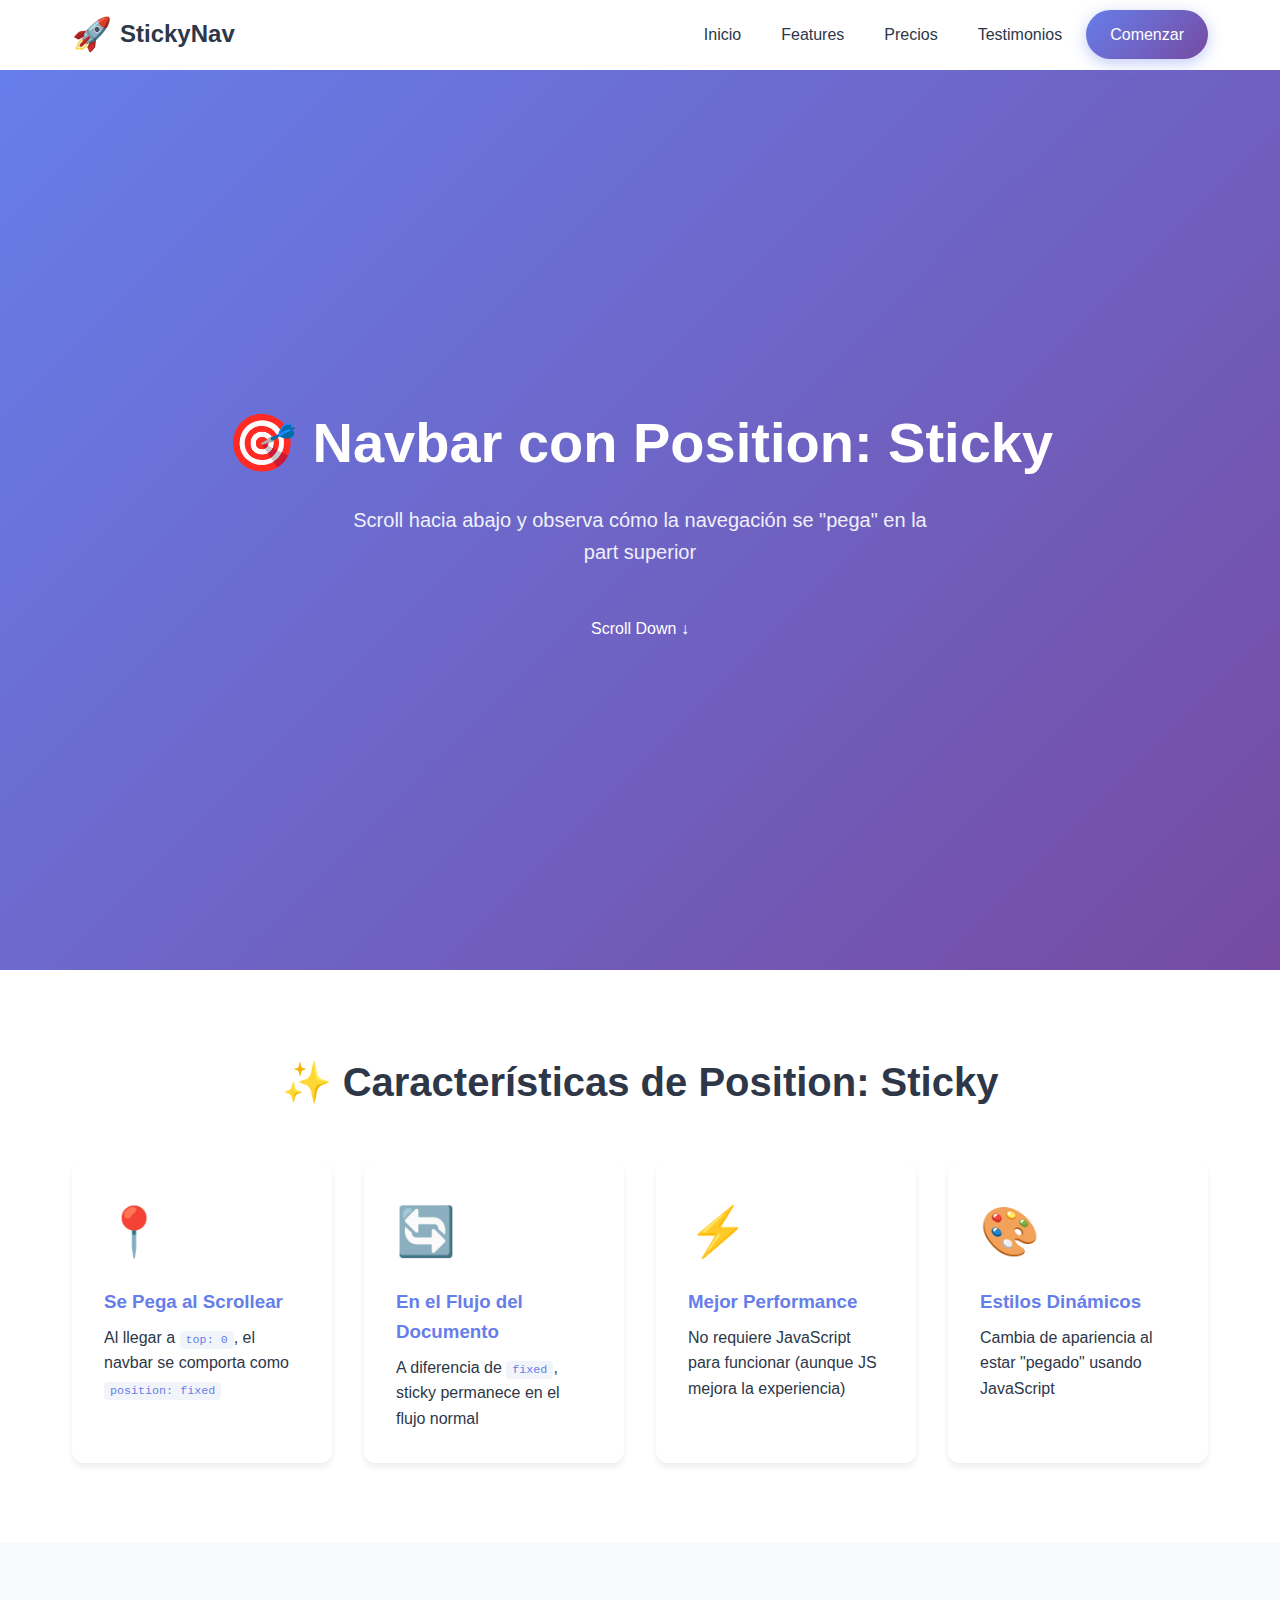
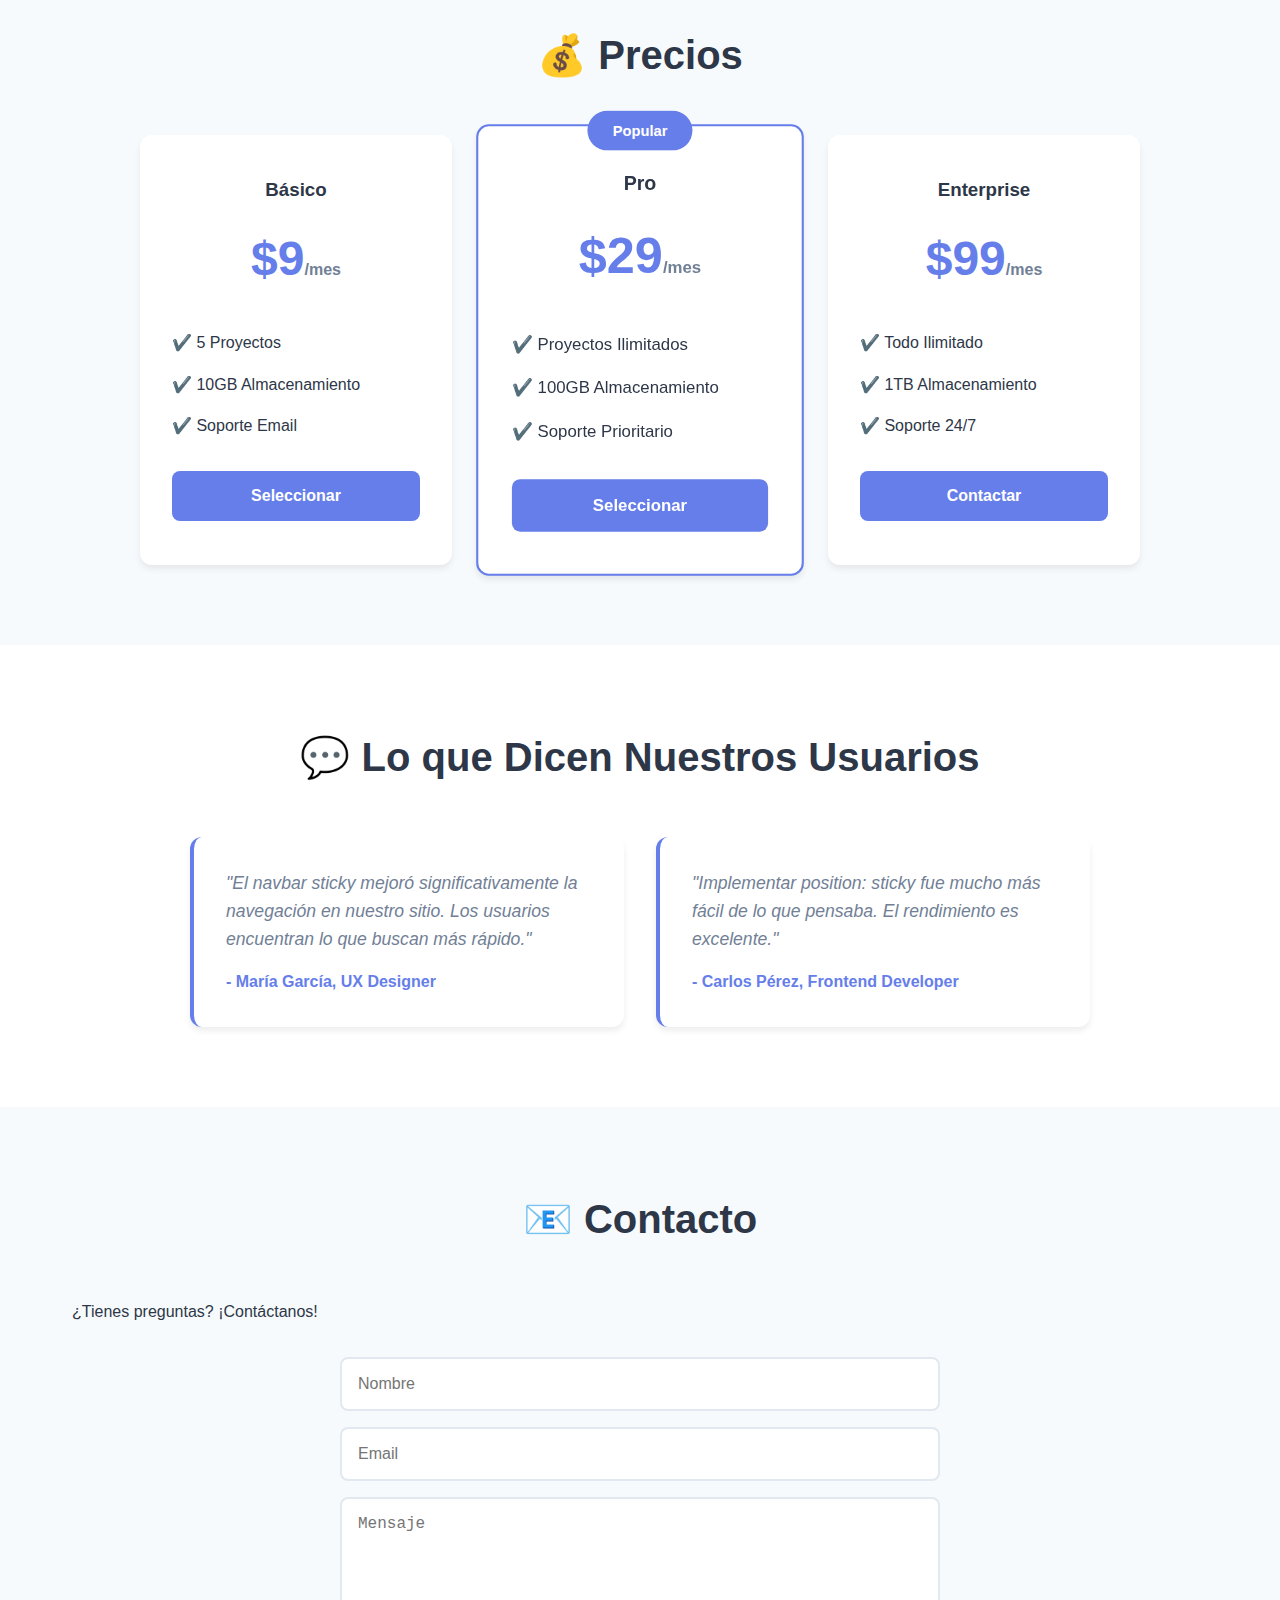
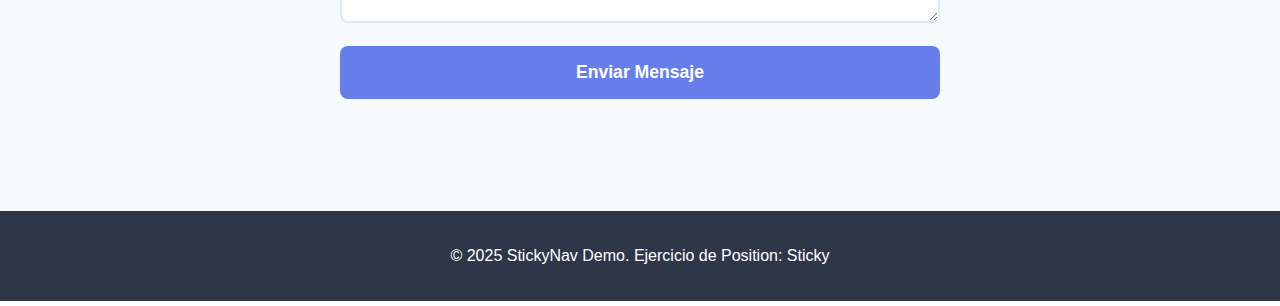
<file: EDUARDO2025PRWEB2/Mod3Eje2-navbar-stiky/index.html>
<!DOCTYPE html>
<html lang="es">
<head>
    <meta charset="UTF-8">
    <meta name="viewport" content="width=device-width, initial-scale=1.0">
    <title>Navbar Sticky | Posicionamiento CSS</title>
    <link rel="stylesheet" href="styles.css">
</head>
<body>
    <!-- Navegación Sticky -->
    <nav class="navbar" id="navbar">
        <div class="container">
            <a href="#" class="logo">
                <span class="logo-icon">🚀</span>
                <span class="logo-text">StickyNav</span>
            </a>

            <button class="nav-toggle" id="navToggle">
                <span class="hamburger"></span>
            </button>

            <ul class="nav-menu" id="navMenu">
                <li><a href="#inicio" class="nav-link">Inicio</a></li>
                <li><a href="#features" class="nav-link">Features</a></li>
                <li><a href="#pricing" class="nav-link">Precios</a></li>
                <li><a href="#testimonios" class="nav-link">Testimonios</a></li>
                <li><a href="#contacto" class="nav-link btn-cta">Comenzar</a></li>
            </ul>
        </div>
    </nav>

    <!-- Hero Section -->
    <section id="inicio" class="hero">
        <div class="container">
            <h1>🎯 Navbar con Position: Sticky</h1>
            <p class="subtitle">Scroll hacia abajo y observa cómo la navegación se "pega" en la part superior</p>
            <div class="scroll-indicator">
                <p>Scroll Down ↓</p>
            </div>
        </div>
    </section>

    <!-- Features Section -->
    <section id="features" class="section">
        <div class="container">
            <h2>✨ Características de Position: Sticky</h2>
            <div class="features-grid">
                <div class="feature-card">
                    <div class="icon">📍</div>
                    <h3>Se Pega al Scrollear</h3>
                    <p>Al llegar a <code>top: 0</code>, el navbar se comporta como <code>position: fixed</code></p>
                </div>
                <div class="feature-card">
                    <div class="icon">🔄</div>
                    <h3>En el Flujo del Documento</h3>
                    <p>A diferencia de <code>fixed</code>, sticky permanece en el flujo normal</p>
                </div>
                <div class="feature-card">
                    <div class="icon">⚡</div>
                    <h3>Mejor Performance</h3>
                    <p>No requiere JavaScript para funcionar (aunque JS mejora la experiencia)</p>
                </div>
                <div class="feature-card">
                    <div class="icon">🎨</div>
                    <h3>Estilos Dinámicos</h3>
                    <p>Cambia de apariencia al estar "pegado" usando JavaScript</p>
                </div>
            </div>
        </div>
    </section>

    <!-- Pricing Section -->
    <section id="pricing" class="section section-alt">
        <div class="container">
            <h2>💰 Precios</h2>
            <div class="pricing-grid">
                <div class="pricing-card">
                    <h3>Básico</h3>
                    <p class="price">$9<span>/mes</span></p>
                    <ul>
                        <li>✔️ 5 Proyectos</li>
                        <li>✔️ 10GB Almacenamiento</li>
                        <li>✔️ Soporte Email</li>
                    </ul>
                    <button>Seleccionar</button>
                </div>
                <div class="pricing-card featured">
                    <div class="badge">Popular</div>
                    <h3>Pro</h3>
                    <p class="price">$29<span>/mes</span></p>
                    <ul>
                        <li>✔️ Proyectos Ilimitados</li>
                        <li>✔️ 100GB Almacenamiento</li>
                        <li>✔️ Soporte Prioritario</li>
                    </ul>
                    <button>Seleccionar</button>
                </div>
                <div class="pricing-card">
                    <h3>Enterprise</h3>
                    <p class="price">$99<span>/mes</span></p>
                    <ul>
                        <li>✔️ Todo Ilimitado</li>
                        <li>✔️ 1TB Almacenamiento</li>
                        <li>✔️ Soporte 24/7</li>
                    </ul>
                    <button>Contactar</button>
                </div>
            </div>
        </div>
    </section>

    <!-- Testimonials Section -->
    <section id="testimonios" class="section">
        <div class="container">
            <h2>💬 Lo que Dicen Nuestros Usuarios</h2>
            <div class="testimonials-grid">
                <div class="testimonial">
                    <p class="quote">"El navbar sticky mejoró significativamente la navegación en nuestro sitio. Los usuarios encuentran lo que buscan más rápido."</p>
                    <p class="author">- María García, UX Designer</p>
                </div>
                <div class="testimonial">
                    <p class="quote">"Implementar position: sticky fue mucho más fácil de lo que pensaba. El rendimiento es excelente."</p>
                    <p class="author">- Carlos Pérez, Frontend Developer</p>
                </div>
            </div>
        </div>
    </section>

    <!-- Contact Section -->
    <section id="contacto" class="section section-alt">
        <div class="container">
            <h2>📧 Contacto</h2>
            <p>¿Tienes preguntas? ¡Contáctanos!</p>
            <form class="contact-form">
                <input type="text" placeholder="Nombre" required>
                <input type="email" placeholder="Email" required>
                <textarea placeholder="Mensaje" rows="5" required></textarea>
                <button type="submit" class="btn-submit">Enviar Mensaje</button>
            </form>
        </div>
    </section>

    <!-- Footer -->
    <footer class="footer">
        <div class="container">
            <p>&copy; 2025 StickyNav Demo. Ejercicio de Position: Sticky</p>
        </div>
    </footer>

    <!-- Botón "Volver Arriba" (Position: Fixed) -->
    <button class="btn-top" id="btnTop" title="Volver arriba">
        ↑
    </button>

    <script src="script.js"></script>
</body>
</html>
</file>
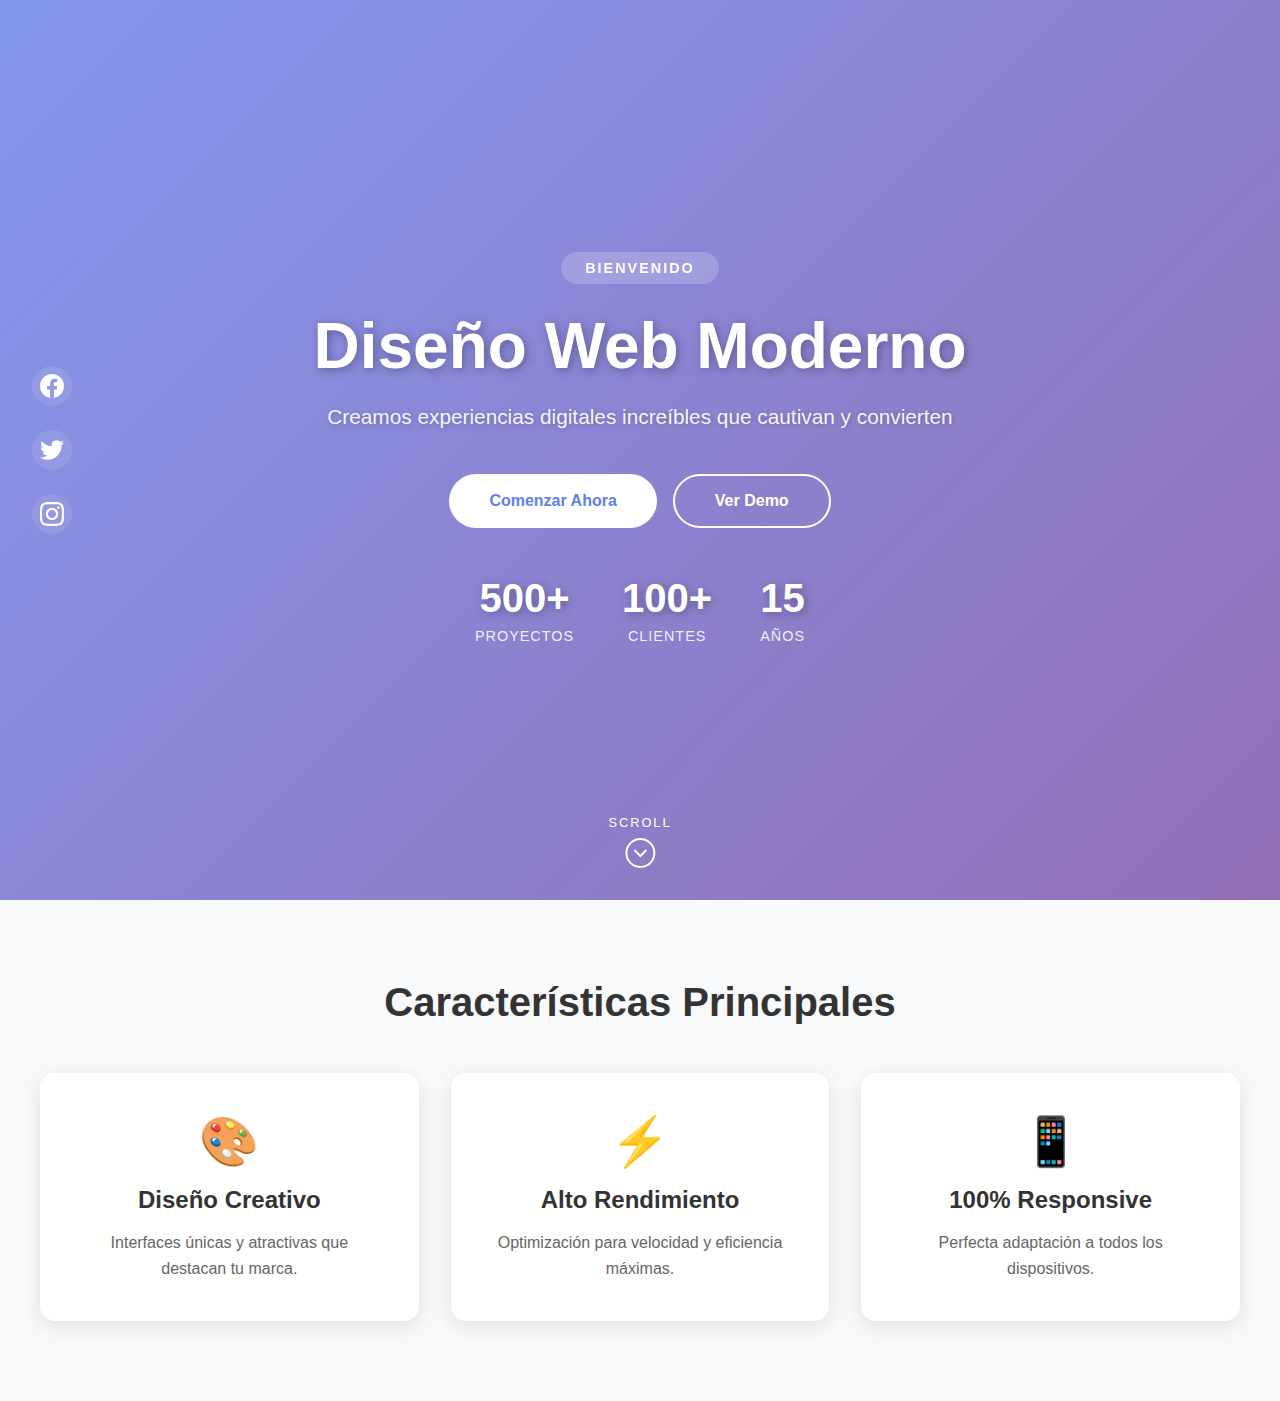
<file: EDUARDO2025PRWEB2/Mod3Eje4-hero-overlay/index.html>
<!DOCTYPE html>
<html lang="es">
<head>
    <meta charset="UTF-8">
    <meta name="viewport" content="width=device-width, initial-scale=1.0">
    <title>Solución: Hero con Overlay</title>
    <link rel="stylesheet" href="styles.css">
</head>
<body>
    <section class="hero">
        <!-- Overlay semitransparente -->
        <div class="hero-overlay"></div>
        
        <!-- Redes sociales posicionadas -->
        <div class="social-links">
            <a href="#" aria-label="Facebook">
                <svg width="24" height="24" viewBox="0 0 24 24" fill="currentColor">
                    <path d="M24 12.073c0-6.627-5.373-12-12-12s-12 5.373-12 12c0 5.99 4.388 10.954 10.125 11.854v-8.385H7.078v-3.47h3.047V9.43c0-3.007 1.792-4.669 4.533-4.669 1.312 0 2.686.235 2.686.235v2.953H15.83c-1.491 0-1.956.925-1.956 1.874v2.25h3.328l-.532 3.47h-2.796v8.385C19.612 23.027 24 18.062 24 12.073z"/>
                </svg>
            </a>
            <a href="#" aria-label="Twitter">
                <svg width="24" height="24" viewBox="0 0 24 24" fill="currentColor">
                    <path d="M23.953 4.57a10 10 0 01-2.825.775 4.958 4.958 0 002.163-2.723c-.951.555-2.005.959-3.127 1.184a4.92 4.92 0 00-8.384 4.482C7.69 8.095 4.067 6.13 1.64 3.162a4.822 4.822 0 00-.666 2.475c0 1.71.87 3.213 2.188 4.096a4.904 4.904 0 01-2.228-.616v.06a4.923 4.923 0 003.946 4.827 4.996 4.996 0 01-2.212.085 4.936 4.936 0 004.604 3.417 9.867 9.867 0 01-6.102 2.105c-.39 0-.779-.023-1.17-.067a13.995 13.995 0 007.557 2.209c9.053 0 13.998-7.496 13.998-13.985 0-.21 0-.42-.015-.63A9.935 9.935 0 0024 4.59z"/>
                </svg>
            </a>
            <a href="#" aria-label="Instagram">
                <svg width="24" height="24" viewBox="0 0 24 24" fill="currentColor">
                    <path d="M12 0C8.74 0 8.333.015 7.053.072 5.775.132 4.905.333 4.14.63c-.789.306-1.459.717-2.126 1.384S.935 3.35.63 4.14C.333 4.905.131 5.775.072 7.053.012 8.333 0 8.74 0 12s.015 3.667.072 4.947c.06 1.277.261 2.148.558 2.913.306.788.717 1.459 1.384 2.126.667.666 1.336 1.079 2.126 1.384.766.296 1.636.499 2.913.558C8.333 23.988 8.74 24 12 24s3.667-.015 4.947-.072c1.277-.06 2.148-.262 2.913-.558.788-.306 1.459-.718 2.126-1.384.666-.667 1.079-1.335 1.384-2.126.296-.765.499-1.636.558-2.913.06-1.28.072-1.687.072-4.947s-.015-3.667-.072-4.947c-.06-1.277-.262-2.149-.558-2.913-.306-.789-.718-1.459-1.384-2.126C21.319 1.347 20.651.935 19.86.63c-.765-.297-1.636-.499-2.913-.558C15.667.012 15.26 0 12 0zm0 2.16c3.203 0 3.585.016 4.85.071 1.17.055 1.805.249 2.227.415.562.217.96.477 1.382.896.419.42.679.819.896 1.381.164.422.36 1.057.413 2.227.057 1.266.07 1.646.07 4.85s-.015 3.585-.074 4.85c-.061 1.17-.256 1.805-.421 2.227-.224.562-.479.96-.899 1.382-.419.419-.824.679-1.38.896-.42.164-1.065.36-2.235.413-1.274.057-1.649.07-4.859.07-3.211 0-3.586-.015-4.859-.074-1.171-.061-1.816-.256-2.236-.421-.569-.224-.96-.479-1.379-.899-.421-.419-.69-.824-.9-1.38-.165-.42-.359-1.065-.42-2.235-.045-1.26-.061-1.649-.061-4.844 0-3.196.016-3.586.061-4.861.061-1.17.255-1.814.42-2.234.21-.57.479-.96.9-1.381.419-.419.81-.689 1.379-.898.42-.166 1.051-.361 2.221-.421 1.275-.045 1.65-.06 4.859-.06l.045.03zm0 3.678c-3.405 0-6.162 2.76-6.162 6.162 0 3.405 2.76 6.162 6.162 6.162 3.405 0 6.162-2.76 6.162-6.162 0-3.405-2.76-6.162-6.162-6.162zM12 16c-2.21 0-4-1.79-4-4s1.79-4 4-4 4 1.79 4 4-1.79 4-4 4zm7.846-10.405c0 .795-.646 1.44-1.44 1.44-.795 0-1.44-.646-1.44-1.44 0-.794.646-1.439 1.44-1.439.793-.001 1.44.645 1.44 1.439z"/>
                </svg>
            </a>
        </div>
        
        <!-- Contenido centrado -->
        <div class="hero-content">
            <span class="hero-badge">Bienvenido</span>
            <h1>Diseño Web Moderno</h1>
            <p>Creamos experiencias digitales increíbles que cautivan y convierten</p>
            <div class="hero-buttons">
                <button class="btn btn-primary">Comenzar Ahora</button>
                <button class="btn btn-secondary">Ver Demo</button>
            </div>
            <div class="hero-stats">
                <div class="stat">
                    <h3>500+</h3>
                    <p>Proyectos</p>
                </div>
                <div class="stat">
                    <h3>100+</h3>
                    <p>Clientes</p>
                </div>
                <div class="stat">
                    <h3>15</h3>
                    <p>Años</p>
                </div>
            </div>
        </div>
        
        <!-- Scroll indicator -->
        <div class="scroll-indicator">
            <span>Scroll</span>
            <div class="scroll-arrow">
                <svg width="24" height="24" viewBox="0 0 24 24" fill="none" stroke="currentColor" stroke-width="2">
                    <polyline points="6 9 12 15 18 9"></polyline>
                </svg>
            </div>
        </div>
    </section>

    <!-- Sección adicional para demostrar el scroll -->
    <section class="content-section">
        <div class="content-container">
            <h2>Características Principales</h2>
            <div class="features-grid">
                <div class="feature">
                    <div class="feature-icon">🎨</div>
                    <h3>Diseño Creativo</h3>
                    <p>Interfaces únicas y atractivas que destacan tu marca.</p>
                </div>
                <div class="feature">
                    <div class="feature-icon">⚡</div>
                    <h3>Alto Rendimiento</h3>
                    <p>Optimización para velocidad y eficiencia máximas.</p>
                </div>
                <div class="feature">
                    <div class="feature-icon">📱</div>
                    <h3>100% Responsive</h3>
                    <p>Perfecta adaptación a todos los dispositivos.</p>
                </div>
            </div>
        </div>
    </section>
</body>
</html>
</file>
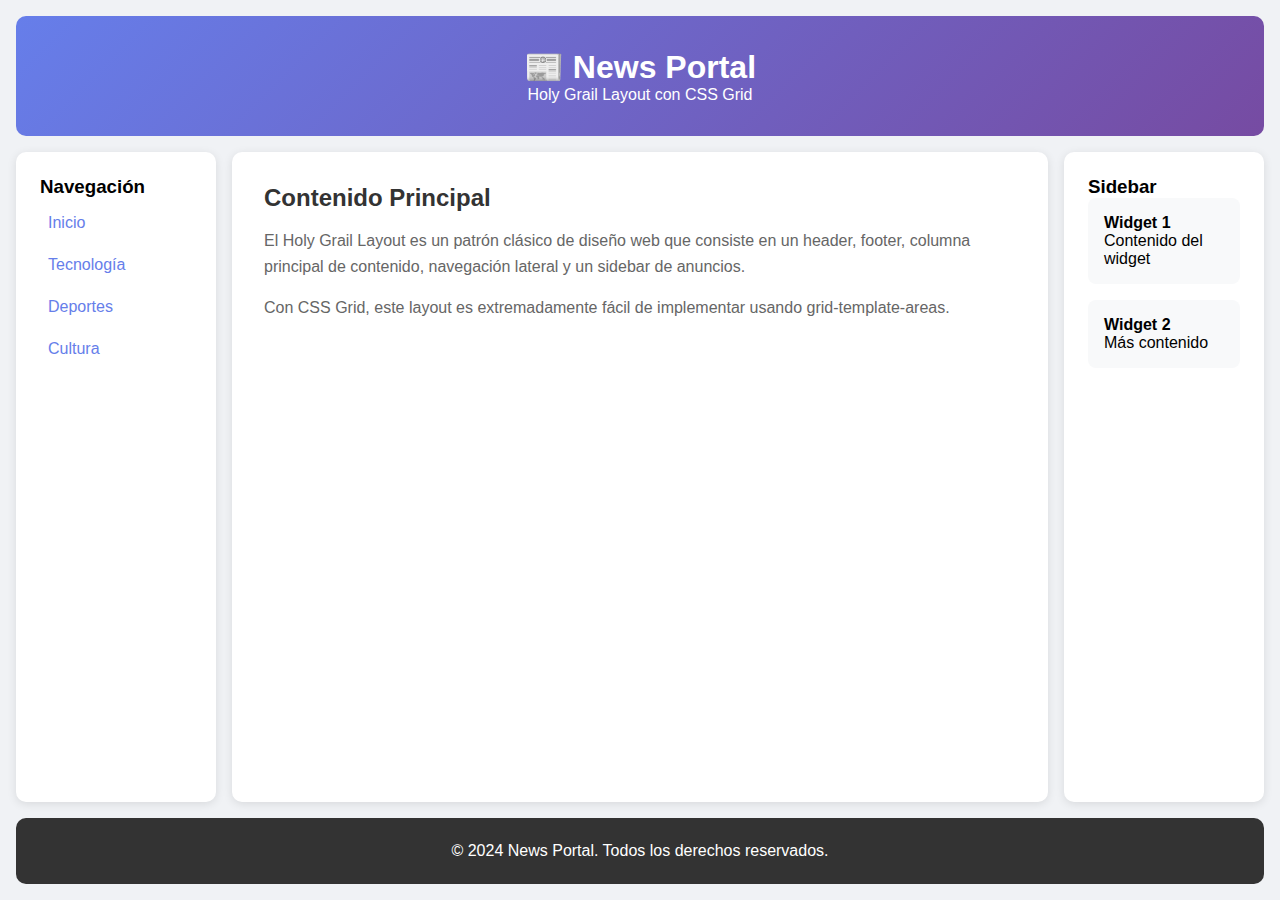
<file: EDUARDO2025PRWEB2/Mod4Eje3-holy-grail/index.html>
<!DOCTYPE html>
<html lang="es">
<head>
    <meta charset="UTF-8">
    <meta name="viewport" content="width=device-width, initial-scale=1.0">
    <title>Solución: Holy Grail Layout</title>
    <link rel="stylesheet" href="styles.css">
</head>
<body>
    <div class="holy-grail">
        <header class="header">
            <h1>📰 News Portal</h1>
            <p>Holy Grail Layout con CSS Grid</p>
        </header>
        
        <nav class="nav">
            <h3>Navegación</h3>
            <ul>
                <li><a href="#">Inicio</a></li>
                <li><a href="#">Tecnología</a></li>
                <li><a href="#">Deportes</a></li>
                <li><a href="#">Cultura</a></li>
            </ul>
        </nav>
        
        <main class="main">
            <article>
                <h2>Contenido Principal</h2>
                <p>El Holy Grail Layout es un patrón clásico de diseño web que consiste en un header, footer, columna principal de contenido, navegación lateral y un sidebar de anuncios.</p>
                <p>Con CSS Grid, este layout es extremadamente fácil de implementar usando grid-template-areas.</p>
            </article>
        </main>
        
        <aside class="sidebar">
            <h3>Sidebar</h3>
            <div class="widget">
                <h4>Widget 1</h4>
                <p>Contenido del widget</p>
            </div>
            <div class="widget">
                <h4>Widget 2</h4>
                <p>Más contenido</p>
            </div>
        </aside>
        
        <footer class="footer">
            <p>&copy; 2024 News Portal. Todos los derechos reservados.</p>
        </footer>
    </div>
</body>
</html>
</file>
<file: EDUARDO2025PRWEB2/ejercicio-3-box-sizing/styles.css>
/* Box-Sizing Comparison - Styles */

body {
    font-family: 'Segoe UI', Tahoma, sans-serif;
    margin: 0;
    padding: 40px 20px;
    background: linear-gradient(135deg, #667eea 0%, #764ba2 100%);
    min-height: 100vh;
}

.container {
    max-width: 1000px;
    margin: 0 auto;
}

h1 {
    text-align: center;
    color: white;
    font-size: 2.5rem;
    margin-bottom: 1rem;
}

.intro {
    text-align: center;
    color: white;
    font-size: 1.1rem;
    margin-bottom: 3rem;
}

code {
    background: rgba(0,0,0,0.2);
    padding: 2px 6px;
    border-radius: 4px;
}

.comparison-grid {
    display: grid;
    grid-template-columns: repeat(auto-fit, minmax(300px, 1fr));
    gap: 2rem;
    margin-bottom: 3rem;
}

.box-wrapper {
    background: white;
    padding: 2rem;
    border-radius: 12px;
    box-shadow: 0 10px 30px rgba(0,0,0,0.3);
}

.box-wrapper h2 {
    margin: 0 0 1.5rem 0;
    font-size: 1.3rem;
    color: #2c3e50;
}

/* LAS DOS CAJAS - MISMO CÓDIGO CSS */
.box {
    width: 200px;          /* ⭐ Ambas tienen 200px */
    padding: 20px;         /* ⭐ Ambas tienen 20px padding */
    border: 10px solid #3498db; /* ⭐ Ambas tienen 10px border */
    background-color: #ecf0f1;
    margin: 0 auto 1.5rem;
    min-height: 120px;
}

/* ÚNICA DIFERENCIA: box-sizing */
.content-box {
    box-sizing: content-box; /* ❌ Por defecto - width NO incluye padding/border */
}

.border-box {
    box-sizing: border-box; /* ✅ Recomendado - width SÍ incluye padding/border */
}

.box p {
    margin: 0.3rem 0;
    font-size: 0.9rem;
    color: #34495e;
}

.box .result {
    margin-top: 1rem;
    font-size: 1.1rem;
    color: #e74c3c;
}

.calculation {
    background: #f8f9fa;
    padding: 1rem;
    border-radius: 8px;
    border-left: 4px solid #3498db;
}

.calculation p {
    margin: 0 0 0.5rem 0;
    font-weight: 600;
    color: #2c3e50;
}

.calculation code {
    display: block;
    background: white;
    padding: 1rem;
    border-radius: 4px;
    font-family: 'Courier New', monospace;
    line-height: 1.8;
    color: #2c3e50;
}

.calculation strong {
    color: #e74c3c;
    font-size: 1.2em;
}

.explanation,
.best-practice,
.interactive-demo {
    background: white;
    padding: 2rem;
    border-radius: 12px;
    margin-bottom: 2rem;
    box-shadow: 0 4px 15px rgba(0,0,0,0.2);
}

.explanation h2,
.best-practice h2,
.interactive-demo h2 {
    color: #2c3e50;
    margin: 0 0 1.5rem 0;
}

.benefits-grid {
    display: grid;
    grid-template-columns: repeat(auto-fit, minmax(200px, 1fr));
    gap: 1rem;
}

.benefit {
    padding: 1rem;
    background: #ecf0f1;
    border-radius: 8px;
    border-left: 4px solid #27ae60;
}

.benefit h3 {
    margin: 0 0 0.5rem 0;
    color: #27ae60;
    font-size: 1rem;
}

.benefit p {
    margin: 0;
    font-size: 0.9rem;
    color: #7f8c8d;
}

.best-practice pre {
    background: #2c3e50;
    color: #ecf0f1;
    padding: 1.5rem;
    border-radius: 8px;
    overflow-x: auto;
    margin: 1rem 0;
}

.best-practice pre code {
    background: none;
    color: #1abc9c;
    font-size: 0.95rem;
    line-height: 1.6;
}

.tip {
    background: #fff3cd;
    padding: 1rem;
    border-radius: 6px;
    border-left: 4px solid #ffc107;
    margin: 1rem 0 0 0;
}

.controls {
    display: flex;
    flex-direction: column;
    gap: 1rem;
    margin-bottom: 2rem;
}

.controls label {
    display: flex;
    align-items: center;
    gap: 1rem;
    font-weight: 600;
    color: #2c3e50;
}

.controls input[type="range"] {
    flex: 1;
}

.controls span {
    display: inline-block;
    min-width: 60px;
    color: #3498db;
}

.demo-boxes {
    display: grid;
    grid-template-columns: repeat(auto-fit, minmax(200px, 1fr));
    gap: 2rem;
}

.demo-box {
    box-sizing: content-box;
    width: 200px;
    padding: 20px;
    border: 10px solid #e74c3c;
    background-color: #ffe6e6;
    margin: 0 auto;
    text-align: center;
    transition: all 0.3s ease;
}

.demo-border-box {
    box-sizing: border-box;
    border-color: #27ae60;
    background-color: #e6ffe6;
}

.demo-box p {
    margin: 0.5rem 0;
    font-weight: 600;
}

@media (max-width: 768px) {
    h1 {
        font-size: 2rem;
    }
    
    .comparison-grid,
    .demo-boxes {
        grid-template-columns: 1fr;
    }
    
    .box {
        width: 100%;
        max-width: 200px;
    }
}
</file>
<file: EDUARDO2025PRWEB2/Mod3Eje1-modal/styles.css>
* {
    margin: 0;
    padding: 0;
    box-sizing: border-box;
}

body {
    font-family: 'Segoe UI', Tahoma, Geneva, Verdana, sans-serif;
    background: linear-gradient(135deg, #667eea 0%, #764ba2 100%);
    min-height: 100vh;
    display: flex;
    justify-content: center;
    align-items: center;
    padding: 1rem;
}

.container {
    text-align: center;
    background: white;
    padding: 3rem;
    border-radius: 15px;
    box-shadow: 0 10px 40px rgba(0, 0, 0, 0.2);
    max-width: 600px;
}

.container h1 {
    color: #333;
    margin-bottom: 1rem;
    font-size: 2rem;
}

.container p {
    color: #666;
    margin-bottom: 2rem;
    font-size: 1.1rem;
}

.btn-open {
    background: #667eea;
    color: white;
    border: none;
    padding: 1rem 2.5rem;
    font-size: 1rem;
    font-weight: 600;
    border-radius: 8px;
    cursor: pointer;
    transition: all 0.3s ease;
}

.btn-open:hover {
    background: #5568d3;
    transform: translateY(-2px);
    box-shadow: 0 5px 15px rgba(102, 126, 234, 0.4);
}

.btn-open:active {
    transform: translateY(0);
}

.info {
    margin-top: 2rem;
    padding: 1.5rem;
    background: #f8f9fa;
    border-radius: 10px;
    text-align: left;
}

.info h3 {
    color: #667eea;
    margin-bottom: 1rem;
    font-size: 1.2rem;
}

.info ul {
    list-style: none;
    padding-left: 0;
}

.info li {
    color: #555;
    margin-bottom: 0.5rem;
    padding-left: 1.5rem;
    position: relative;
}

.info li::before {
    content: "→";
    position: absolute;
    left: 0;
    color: #667eea;
    font-weight: bold;
}

/* ==============================
   MODAL OVERLAY
   ============================== */
.modal-overlay {
    /* Position fixed para cubrir toda la pantalla */
    position: fixed;
    top: 0;
    left: 0;
    width: 100%;
    height: 100%;
    
    /* Fondo semitransparente */
    background-color: rgba(0, 0, 0, 0.7);
    
    /* Flexbox para centrar el modal */
    display: flex;
    justify-content: center;
    align-items: center;
    
    /* z-index alto para estar encima de todo */
    z-index: 1000;
    
    /* Oculto por defecto */
    opacity: 0;
    visibility: hidden;
    
    /* Transición suave */
    transition: opacity 0.3s ease, visibility 0.3s ease;
    
    /* Padding para evitar que el modal toque los bordes en móviles */
    padding: 1rem;
}

/* Clase para mostrar el modal */
.modal-overlay.active {
    opacity: 1;
    visibility: visible;
}

/* ==============================
   MODAL CONTENIDO
   ============================== */
.modal {
    background: white;
    border-radius: 20px;
    padding: 2.5rem;
    max-width: 500px;
    width: 100%;
    position: relative;
    box-shadow: 0 20px 60px rgba(0, 0, 0, 0.3);
    
    /* Animación de entrada */
    transform: scale(0.7);
    transition: transform 0.3s ease;
}

.modal-overlay.active .modal {
    transform: scale(1);
}

/* ==============================
   BOTÓN DE CIERRE
   ============================== */
.btn-close {
    position: absolute;
    top: 1rem;
    right: 1rem;
    background: transparent;
    border: none;
    font-size: 2rem;
    color: #999;
    cursor: pointer;
    width: 40px;
    height: 40px;
    display: flex;
    align-items: center;
    justify-content: center;
    border-radius: 50%;
    transition: all 0.3s ease;
    line-height: 1;
}

.btn-close:hover {
    background: #f0f0f0;
    color: #333;
    transform: rotate(90deg);
}

/* ==============================
   CONTENIDO DEL MODAL
   ============================== */
.modal-icon {
    width: 64px;
    height: 64px;
    margin: 0 auto 1.5rem;
    color: #667eea;
    animation: pulse 2s ease-in-out infinite;
}

@keyframes pulse {
    0%, 100% {
        transform: scale(1);
    }
    50% {
        transform: scale(1.1);
    }
}

.modal h2 {
    color: #333;
    margin-bottom: 1rem;
    font-size: 1.8rem;
    text-align: center;
}

.modal p {
    color: #666;
    line-height: 1.6;
    margin-bottom: 1rem;
    text-align: center;
}

.modal code {
    background: #f0f0f0;
    padding: 0.2rem 0.5rem;
    border-radius: 4px;
    color: #667eea;
    font-family: 'Courier New', monospace;
}

.modal-features {
    display: flex;
    gap: 1rem;
    margin: 1.5rem 0;
    flex-wrap: wrap;
}

.feature {
    flex: 1;
    min-width: 120px;
    padding: 0.8rem;
    background: #f8f9fa;
    border-radius: 8px;
    text-align: center;
    font-size: 0.85rem;
    color: #555;
}

.feature-icon {
    display: block;
    color: #4caf50;
    font-size: 1.2rem;
    margin-bottom: 0.3rem;
}

.btn-modal-action {
    width: 100%;
    background: linear-gradient(135deg, #667eea 0%, #764ba2 100%);
    color: white;
    border: none;
    padding: 1rem;
    font-size: 1rem;
    font-weight: 600;
    border-radius: 8px;
    cursor: pointer;
    margin-top: 1rem;
    transition: all 0.3s ease;
}

.btn-modal-action:hover {
    transform: translateY(-2px);
    box-shadow: 0 5px 15px rgba(102, 126, 234, 0.4);
}

.btn-modal-action:active {
    transform: translateY(0);
}

/* ==============================
   RESPONSIVE
   ============================== */
@media (max-width: 768px) {
    .modal {
        padding: 2rem;
    }
    
    .modal h2 {
        font-size: 1.5rem;
    }
    
    .modal p {
        font-size: 0.95rem;
    }
    
    .modal-features {
        flex-direction: column;
    }
    
    .feature {
        min-width: auto;
    }
}

@media (max-width: 480px) {
    .container {
        padding: 2rem;
    }
    
    .container h1 {
        font-size: 1.5rem;
    }
    
    .modal {
        padding: 1.5rem;
    }
    
    .btn-close {
        top: 0.5rem;
        right: 0.5rem;
    }
}
</file>
<file: EDUARDO2025PRWEB2/Mod3Eje4-hero-overlay/styles.css>
* {
    margin: 0;
    padding: 0;
    box-sizing: border-box;
}

body {
    font-family: 'Segoe UI', Tahoma, Geneva, Verdana, sans-serif;
    overflow-x: hidden;
}

/* ==============================
   HERO SECTION
   ============================== */
.hero {
    /* Position relative para que los elementos absolutos se posicionen respecto a esta sección */
    position: relative;
    
    /* Altura completa del viewport */
    height: 100vh;
    
    /* Imagen de fondo */
    background-image: url('https://images.unsplash.com/photo-1517694712202-14dd9538aa97?w=1920&h=1080&fit=crop');
    background-size: cover;
    background-position: center;
    background-attachment: fixed; /* Efecto parallax */
    
    /* Flexbox para centrar el contenido */
    display: flex;
    justify-content: center;
    align-items: center;
    
    /* Overflow hidden para asegurar que nada se salga */
    overflow: hidden;
}

/* ==============================
   OVERLAY SEMITRANSPARENTE
   ============================== */
.hero-overlay {
    /* Position absolute para cubrir toda la sección hero */
    position: absolute;
    top: 0;
    left: 0;
    width: 100%;
    height: 100%;
    
    /* Fondo oscuro semitransparente con gradiente */
    background: linear-gradient(
        135deg,
        rgba(102, 126, 234, 0.8) 0%,
        rgba(118, 75, 162, 0.8) 100%
    );
    
    /* z-index bajo para estar detrás del contenido pero encima de la imagen */
    z-index: 1;
}

/* ==============================
   REDES SOCIALES
   ============================== */
.social-links {
    /* Position absolute para posicionar en el lado izquierdo */
    position: absolute;
    left: 2rem;
    top: 50%;
    transform: translateY(-50%);
    
    /* z-index para estar encima del overlay */
    z-index: 10;
    
    /* Flexbox vertical */
    display: flex;
    flex-direction: column;
    gap: 1.5rem;
}

.social-links a {
    color: white;
    width: 40px;
    height: 40px;
    display: flex;
    align-items: center;
    justify-content: center;
    border-radius: 50%;
    background: rgba(255, 255, 255, 0.1);
    backdrop-filter: blur(10px);
    transition: all 0.3s ease;
}

.social-links a:hover {
    background: rgba(255, 255, 255, 0.2);
    transform: translateX(5px);
}

/* ==============================
   CONTENIDO HERO
   ============================== */
.hero-content {
    /* z-index alto para estar encima del overlay */
    z-index: 10;
    
    /* Centrado y espaciado */
    text-align: center;
    max-width: 800px;
    padding: 2rem;
    
    /* Animación de entrada */
    animation: fadeInUp 1s ease;
}

@keyframes fadeInUp {
    from {
        opacity: 0;
        transform: translateY(30px);
    }
    to {
        opacity: 1;
        transform: translateY(0);
    }
}

.hero-badge {
    display: inline-block;
    padding: 0.5rem 1.5rem;
    background: rgba(255, 255, 255, 0.2);
    backdrop-filter: blur(10px);
    border-radius: 20px;
    color: white;
    font-size: 0.9rem;
    font-weight: 600;
    margin-bottom: 1.5rem;
    text-transform: uppercase;
    letter-spacing: 2px;
}

.hero-content h1 {
    color: white;
    font-size: 4rem;
    margin-bottom: 1rem;
    text-shadow: 2px 2px 10px rgba(0, 0, 0, 0.3);
    line-height: 1.2;
    animation: fadeInUp 1s ease 0.2s backwards;
}

.hero-content p {
    color: rgba(255, 255, 255, 0.95);
    font-size: 1.3rem;
    margin-bottom: 2.5rem;
    line-height: 1.6;
    text-shadow: 1px 1px 5px rgba(0, 0, 0, 0.2);
    animation: fadeInUp 1s ease 0.4s backwards;
}

/* ==============================
   BOTONES HERO
   ============================== */
.hero-buttons {
    display: flex;
    gap: 1rem;
    justify-content: center;
    margin-bottom: 3rem;
    animation: fadeInUp 1s ease 0.6s backwards;
}

.btn {
    padding: 1rem 2.5rem;
    font-size: 1rem;
    font-weight: 600;
    border: none;
    border-radius: 50px;
    cursor: pointer;
    transition: all 0.3s ease;
}

.btn-primary {
    background: white;
    color: #667eea;
}

.btn-primary:hover {
    transform: translateY(-3px);
    box-shadow: 0 10px 25px rgba(255, 255, 255, 0.3);
}

.btn-secondary {
    background: transparent;
    color: white;
    border: 2px solid white;
}

.btn-secondary:hover {
    background: white;
    color: #667eea;
    transform: translateY(-3px);
}

/* ==============================
   ESTADÍSTICAS HERO
   ============================== */
.hero-stats {
    display: flex;
    gap: 3rem;
    justify-content: center;
    animation: fadeInUp 1s ease 0.8s backwards;
}

.stat {
    text-align: center;
}

.stat h3 {
    color: white;
    font-size: 2.5rem;
    margin-bottom: 0.3rem;
    text-shadow: 2px 2px 10px rgba(0, 0, 0, 0.3);
}

.stat p {
    color: rgba(255, 255, 255, 0.9);
    font-size: 0.9rem;
    text-transform: uppercase;
    letter-spacing: 1px;
    margin: 0;
    text-shadow: none;
}

/* ==============================
   SCROLL INDICATOR
   ============================== */
.scroll-indicator {
    /* Position absolute en la parte inferior central */
    position: absolute;
    bottom: 2rem;
    left: 50%;
    transform: translateX(-50%);
    
    /* z-index para estar encima del overlay */
    z-index: 10;
    
    /* Estilos */
    display: flex;
    flex-direction: column;
    align-items: center;
    gap: 0.5rem;
    color: white;
    cursor: pointer;
    
    /* Animación de rebote */
    animation: bounce 2s ease-in-out infinite;
}

@keyframes bounce {
    0%, 100% {
        transform: translateX(-50%) translateY(0);
    }
    50% {
        transform: translateX(-50%) translateY(-10px);
    }
}

.scroll-indicator span {
    font-size: 0.8rem;
    text-transform: uppercase;
    letter-spacing: 2px;
}

.scroll-arrow {
    width: 30px;
    height: 30px;
    border: 2px solid white;
    border-radius: 50%;
    display: flex;
    align-items: center;
    justify-content: center;
}

/* ==============================
   SECCIÓN DE CONTENIDO
   ============================== */
.content-section {
    padding: 5rem 2rem;
    background: #f8f9fa;
}

.content-container {
    max-width: 1200px;
    margin: 0 auto;
}

.content-container h2 {
    text-align: center;
    font-size: 2.5rem;
    color: #333;
    margin-bottom: 3rem;
}

.features-grid {
    display: grid;
    grid-template-columns: repeat(auto-fit, minmax(280px, 1fr));
    gap: 2rem;
}

.feature {
    background: white;
    padding: 2.5rem;
    border-radius: 15px;
    text-align: center;
    box-shadow: 0 5px 20px rgba(0, 0, 0, 0.1);
    transition: transform 0.3s ease;
}

.feature:hover {
    transform: translateY(-10px);
}

.feature-icon {
    font-size: 3rem;
    margin-bottom: 1rem;
}

.feature h3 {
    color: #333;
    font-size: 1.5rem;
    margin-bottom: 1rem;
}

.feature p {
    color: #666;
    line-height: 1.6;
}

/* ==============================
   RESPONSIVE
   ============================== */
@media (max-width: 768px) {
    .hero-content h1 {
        font-size: 2.5rem;
    }
    
    .hero-content p {
        font-size: 1.1rem;
    }
    
    .hero-buttons {
        flex-direction: column;
        align-items: center;
    }
    
    .btn {
        width: 100%;
        max-width: 250px;
    }
    
    .hero-stats {
        flex-direction: column;
        gap: 1.5rem;
    }
    
    .stat h3 {
        font-size: 2rem;
    }
    
    .social-links {
        left: 1rem;
        gap: 1rem;
    }
    
    .social-links a {
        width: 35px;
        height: 35px;
    }
}

@media (max-width: 480px) {
    .hero-content {
        padding: 1rem;
    }
    
    .hero-content h1 {
        font-size: 2rem;
    }
    
    .hero-content p {
        font-size: 1rem;
    }
    
    .hero-badge {
        font-size: 0.75rem;
        padding: 0.4rem 1rem;
    }
    
    .social-links {
        display: none; /* Ocultar en móviles muy pequeños */
    }
    
    .content-section {
        padding: 3rem 1rem;
    }
    
    .content-container h2 {
        font-size: 2rem;
    }
}
</file>
<file: EDUARDO2025PRWEB2/Mod4Eje3-holy-grail/styles.css>
* {
    margin: 0;
    padding: 0;
    box-sizing: border-box;
}

body {
    font-family: 'Segoe UI', Tahoma, Geneva, Verdana, sans-serif;
}

/* ==============================
   HOLY GRAIL LAYOUT CON GRID
   ============================== */
.holy-grail {
    display: grid;
    grid-template-areas:
        "header header header"
        "nav main sidebar"
        "footer footer footer";
    grid-template-columns: 200px 1fr 200px;
    grid-template-rows: auto 1fr auto;
    min-height: 100vh;
    gap: 1rem;
    padding: 1rem;
    background: #f0f2f5;
}

.header {
    grid-area: header;
    background: linear-gradient(135deg, #667eea 0%, #764ba2 100%);
    color: white;
    padding: 2rem;
    text-align: center;
    border-radius: 10px;
}

.nav {
    grid-area: nav;
    background: white;
    padding: 1.5rem;
    border-radius: 10px;
    box-shadow: 0 2px 10px rgba(0,0,0,0.1);
}

.nav ul {
    list-style: none;
}

.nav li {
    margin: 0.5rem 0;
}

.nav a {
    color: #667eea;
    text-decoration: none;
    display: block;
    padding: 0.5rem;
    border-radius: 5px;
    transition: background 0.3s;
}

.nav a:hover {
    background: #f0f2f5;
}

.main {
    grid-area: main;
    background: white;
    padding: 2rem;
    border-radius: 10px;
    box-shadow: 0 2px 10px rgba(0,0,0,0.1);
}

.main h2 {
    color: #333;
    margin-bottom: 1rem;
}

.main p {
    line-height: 1.6;
    color: #666;
    margin-bottom: 1rem;
}

.sidebar {
    grid-area: sidebar;
    background: white;
    padding: 1.5rem;
    border-radius: 10px;
    box-shadow: 0 2px 10px rgba(0,0,0,0.1);
}

.widget {
    background: #f8f9fa;
    padding: 1rem;
    margin-bottom: 1rem;
    border-radius: 8px;
}

.footer {
    grid-area: footer;
    background: #333;
    color: white;
    padding: 1.5rem;
    text-align: center;
    border-radius: 10px;
}

/* RESPONSIVE */
@media (max-width: 768px) {
    .holy-grail {
        grid-template-areas:
            "header"
            "nav"
            "main"
            "sidebar"
            "footer";
        grid-template-columns: 1fr;
        grid-template-rows: auto auto 1fr auto auto;
    }
}
</file>
<file: EDUARDO2025PRWEB2/Mod3Eje2-navbar-stiky/styles.css>
/* =====================================
   RESET
   ===================================== */

* {
    margin: 0;
    padding: 0;
    box-sizing: border-box;
}

:root {
    --color-primary: #667eea;
    --color-primary-dark: #5568d3;
    --color-secondary: #764ba2;
    --color-text: #2d3748;
    --color-text-light: #718096;
    --color-bg: #ffffff;
    --color-bg-alt: #f7fafc;
    --color-border: #e2e8f0;
    
    --nav-height: 70px;
    --transition: all 0.3s ease;
}

html {
    scroll-behavior: smooth;
}

body {
    font-family: -apple-system, BlinkMacSystemFont, 'Segoe UI', sans-serif;
    line-height: 1.6;
    color: var(--color-text);
}

.container {
    max-width: 1200px;
    margin: 0 auto;
    padding: 0 2rem;
}

code {
    background: #f1f5f9;
    padding: 2px 6px;
    border-radius: 4px;
    font-size: 0.9em;
    color: var(--color-primary);
}

/* =====================================
   NAVBAR - POSITION: STICKY ⭐
   ===================================== */

.navbar {
    /* ⭐ STICKY: Se pega cuando llega a top: 0 */
    position: sticky;
    top: 0;
    
    background-color: var(--color-bg);
    height: var(--nav-height);
    z-index: 1000;
    transition: var(--transition);
    
    /* Borde suave por defecto */
    border-bottom: 1px solid transparent;
}

/* Cuando está "pegado" (sticky activo) - Lo controlamos con JS */
.navbar.scrolled {
    background-color: rgba(255, 255, 255, 0.98);
    border-bottom-color: var(--color-border);
    box-shadow: 0 2px 10px rgba(0, 0, 0, 0.1);
}

.navbar .container {
    height: 100%;
    display: flex;
    justify-content: space-between;
    align-items: center;
}

/* Logo */
.logo {
    display: flex;
    align-items: center;
    gap: 0.5rem;
    text-decoration: none;
    font-size: 1.5rem;
    font-weight: 700;
    color: var(--color-text);
    transition: var(--transition);
}

.logo:hover {
    color: var(--color-primary);
    transform: scale(1.05);
}

.logo-icon {
    font-size: 2rem;
}

/* Hamburguesa */
.nav-toggle {
    display: none;
    flex-direction: column;
    justify-content: center;
    align-items: center;
    width: 30px;
    height: 25px;
    background: transparent;
    border: none;
    cursor: pointer;
    position: relative;
}

.hamburger {
    width: 25px;
    height: 3px;
    background: var(--color-text);
    border-radius: 3px;
    transition: var(--transition);
    position: relative;
}

.hamburger::before,
.hamburger::after {
    content: '';
    position: absolute;
    width: 25px;
    height: 3px;
    background: var(--color-text);
    border-radius: 3px;
    transition: var(--transition);
}

.hamburger::before { top: -8px; }
.hamburger::after { top: 8px; }

.nav-toggle.active .hamburger {
    background: transparent;
}

.nav-toggle.active .hamburger::before {
    top: 0;
    transform: rotate(45deg);
}

.nav-toggle.active .hamburger::after {
    top: 0;
    transform: rotate(-45deg);
}

/* Menú */
.nav-menu {
    list-style: none;
    display: flex;
    gap: 0.5rem;
    align-items: center;
}

.nav-link {
    display: block;
    padding: 0.5rem 1rem;
    color: var(--color-text);
    text-decoration: none;
    font-weight: 500;
    border-radius: 6px;
    transition: var(--transition);
}

.nav-link:hover {
    background: var(--color-bg-alt);
    color: var(--color-primary);
}

.btn-cta {
    background: linear-gradient(135deg, var(--color-primary), var(--color-secondary));
    color: white !important;
    padding: 0.75rem 1.5rem;
    border-radius: 25px;
    box-shadow: 0 4px 15px rgba(102, 126, 234, 0.4);
}

.btn-cta:hover {
    transform: translateY(-2px);
    box-shadow: 0 6px 20px rgba(102, 126, 234, 0.6);
}

/* =====================================
   HERO
   ===================================== */

.hero {
    background: linear-gradient(135deg, var(--color-primary) 0%, var(--color-secondary) 100%);
    color: white;
    min-height: 100vh;
    display: flex;
    align-items: center;
    text-align: center;
    padding: 4rem 0;
}

.hero h1 {
    font-size: 3.5rem;
    margin-bottom: 1rem;
    animation: fadeInUp 0.8s ease;
}

.subtitle {
    font-size: 1.25rem;
    opacity: 0.9;
    max-width: 600px;
    margin: 0 auto 2rem;
    animation: fadeInUp 0.8s ease 0.2s both;
}

.scroll-indicator {
    animation: bounce 2s infinite;
    margin-top: 3rem;
}

@keyframes fadeInUp {
    from {
        opacity: 0;
        transform: translateY(30px);
    }
    to {
        opacity: 1;
        transform: translateY(0);
    }
}

@keyframes bounce {
    0%, 100% { transform: translateY(0); }
    50% { transform: translateY(-10px); }
}

/* =====================================
   SECTIONS
   ===================================== */

.section {
    padding: 5rem 0;
}

.section-alt {
    background: var(--color-bg-alt);
}

.section h2 {
    text-align: center;
    font-size: 2.5rem;
    margin-bottom: 3rem;
    color: var(--color-text);
}

/* Features Grid */
.features-grid {
    display: grid;
    grid-template-columns: repeat(auto-fit, minmax(250px, 1fr));
    gap: 2rem;
}

.feature-card {
    background: white;
    padding: 2rem;
    border-radius: 12px;
    box-shadow: 0 4px 6px rgba(0, 0, 0, 0.07);
    transition: var(--transition);
}

.feature-card:hover {
    transform: translateY(-5px);
    box-shadow: 0 10px 25px rgba(0, 0, 0, 0.15);
}

.icon {
    font-size: 3rem;
    margin-bottom: 1rem;
}

.feature-card h3 {
    margin-bottom: 0.5rem;
    color: var(--color-primary);
}

/* Pricing Grid */
.pricing-grid {
    display: grid;
    grid-template-columns: repeat(auto-fit, minmax(280px, 1fr));
    gap: 2rem;
    max-width: 1000px;
    margin: 0 auto;
}

.pricing-card {
    background: white;
    padding: 2.5rem 2rem;
    border-radius: 12px;
    box-shadow: 0 4px 6px rgba(0, 0, 0, 0.07);
    text-align: center;
    transition: var(--transition);
    position: relative;
}

.pricing-card:hover {
    transform: scale(1.03);
    box-shadow: 0 10px 30px rgba(0, 0, 0, 0.15);
}

.pricing-card.featured {
    border: 2px solid var(--color-primary);
    transform: scale(1.05);
}

.badge {
    /* ⭐ POSITION: ABSOLUTE - Relativo a .pricing-card */
    position: absolute;
    top: -15px;
    left: 50%;
    transform: translateX(-50%);
    background: var(--color-primary);
    color: white;
    padding: 0.5rem 1.5rem;
    border-radius: 20px;
    font-size: 0.875rem;
    font-weight: 600;
}

.price {
    font-size: 3rem;
    font-weight: 700;
    color: var(--color-primary);
    margin: 1rem 0;
}

.price span {
    font-size: 1rem;
    color: var(--color-text-light);
}

.pricing-card ul {
    list-style: none;
    margin: 1.5rem 0;
    text-align: left;
}

.pricing-card li {
    padding: 0.5rem 0;
}

.pricing-card button {
    width: 100%;
    padding: 1rem;
    background: var(--color-primary);
    color: white;
    border: none;
    border-radius: 8px;
    font-size: 1rem;
    font-weight: 600;
    cursor: pointer;
    transition: var(--transition);
}

.pricing-card button:hover {
    background: var(--color-primary-dark);
    transform: translateY(-2px);
}

/* Testimonials */
.testimonials-grid {
    display: grid;
    grid-template-columns: repeat(auto-fit, minmax(400px, 1fr));
    gap: 2rem;
    max-width: 900px;
    margin: 0 auto;
}

.testimonial {
    background: white;
    padding: 2rem;
    border-radius: 12px;
    box-shadow: 0 4px 6px rgba(0, 0, 0, 0.07);
    border-left: 4px solid var(--color-primary);
}

.quote {
    font-style: italic;
    font-size: 1.1rem;
    margin-bottom: 1rem;
    color: var(--color-text-light);
}

.author {
    font-weight: 600;
    color: var(--color-primary);
}

/* Contact Form */
.contact-form {
    max-width: 600px;
    margin: 2rem auto;
}

.contact-form input,
.contact-form textarea {
    width: 100%;
    padding: 1rem;
    margin-bottom: 1rem;
    border: 2px solid var(--color-border);
    border-radius: 8px;
    font-size: 1rem;
    transition: var(--transition);
}

.contact-form input:focus,
.contact-form textarea:focus {
    outline: none;
    border-color: var(--color-primary);
}

.btn-submit {
    width: 100%;
    padding: 1rem;
    background: var(--color-primary);
    color: white;
    border: none;
    border-radius: 8px;
    font-size: 1.1rem;
    font-weight: 600;
    cursor: pointer;
    transition: var(--transition);
}

.btn-submit:hover {
    background: var(--color-primary-dark);
    transform: translateY(-2px);
}

/* Footer */
.footer {
    background: var(--color-text);
    color: white;
    padding: 2rem 0;
    text-align: center;
}

/* =====================================
   BTN TOP - POSITION: FIXED ⭐
   ===================================== */

.btn-top {
    /* ⭐ FIXED: Siempre en la misma posición en viewport */
    position: fixed;
    bottom: 30px;
    right: 30px;
    
    width: 50px;
    height: 50px;
    background: var(--color-primary);
    color: white;
    border: none;
    border-radius: 50%;
    font-size: 1.5rem;
    cursor: pointer;
    box-shadow: 0 4px 15px rgba(0, 0, 0, 0.2);
    transition: var(--transition);
    z-index: 999;
    
    /* Inicialmente oculto */
    opacity: 0;
    visibility: hidden;
}

.btn-top.visible {
    opacity: 1;
    visibility: visible;
}

.btn-top:hover {
    background: var(--color-primary-dark);
    transform: translateY(-5px);
}

/* =====================================
   RESPONSIVE
   ===================================== */

@media (max-width: 768px) {
    .nav-toggle {
        display: flex;
    }

    .nav-menu {
        position: fixed;
        left: -100%;
        top: var(--nav-height);
        flex-direction: column;
        background: white;
        width: 100%;
        padding: 2rem 0;
        box-shadow: 0 10px 27px rgba(0, 0, 0, 0.05);
        transition: left 0.3s ease;
    }

    .nav-menu.active {
        left: 0;
    }

    .nav-link {
        width: 100%;
        text-align: center;
        padding: 1rem;
    }

    .hero h1 {
        font-size: 2rem;
    }

    .testimonials-grid {
        grid-template-columns: 1fr;
    }
}
</file>
